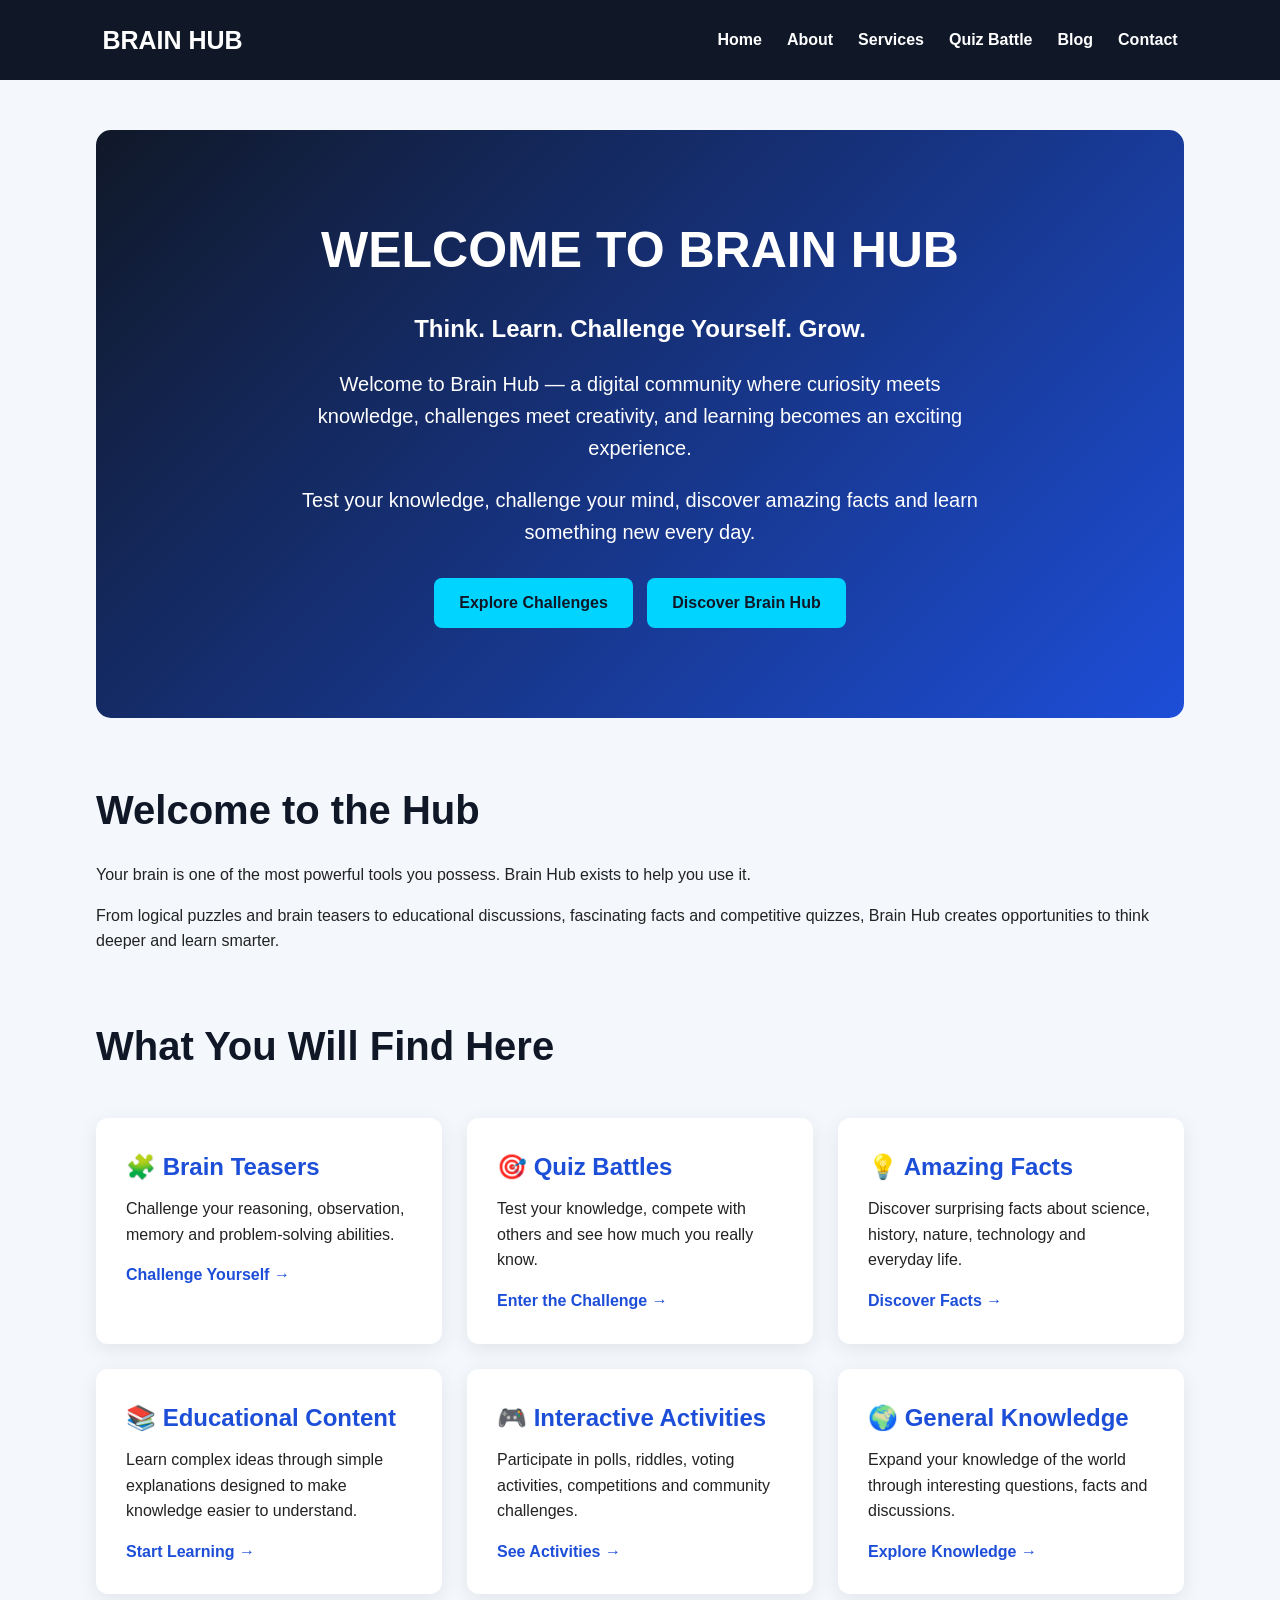
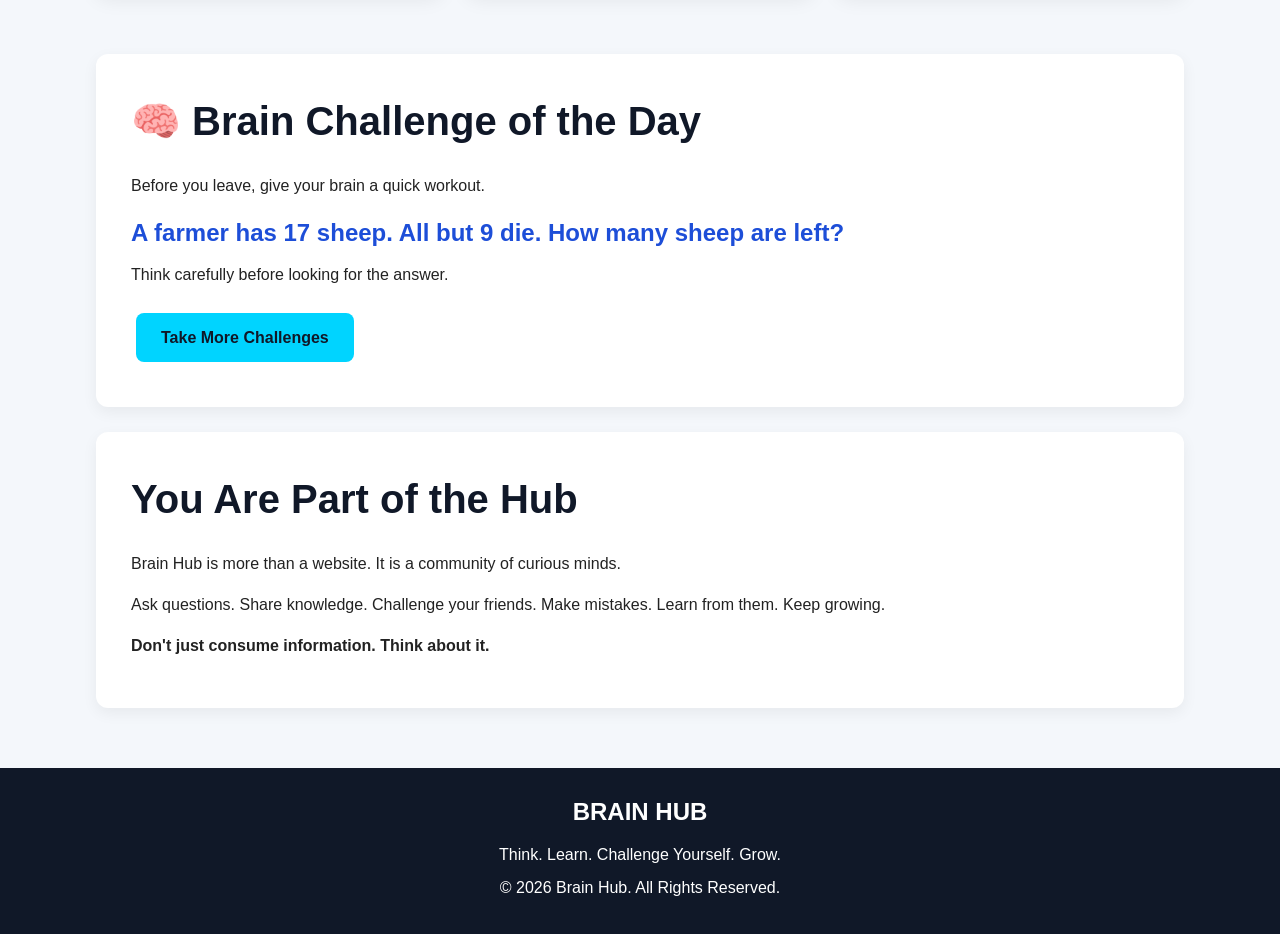
<file: index.html>
<!DOCTYPE html>
<html lang="en">
<head>
    <meta charset="UTF-8">
    <meta name="viewport" content="width=device-width, initial-scale=1.0">
    <title>Brain Hub - Home</title>
    <link rel="stylesheet" href="style.css">
</head>
<body>

<header>
    <div>BRAIN HUB</div>
    <nav>
        <ul>
            <li><a href="index.html">Home</a></li>
            <li><a href="about.html">About</a></li>
            <li><a href="services.html">Services</a></li>
            <li><a href="quiz.html">Quiz Battle</a></li>
            <li><a href="blog.html">Blog</a></li>
            <li><a href="contact.html">Contact</a></li>
        </ul>
    </nav>
</header>

<main>
    <section class="hero">
        <h1>WELCOME TO BRAIN HUB</h1>
        <h2>Think. Learn. Challenge Yourself. Grow.</h2>
        <p>Welcome to Brain Hub — a digital community where curiosity meets knowledge, challenges meet creativity, and learning becomes an exciting experience.</p>
        <p>Test your knowledge, challenge your mind, discover amazing facts and learn something new every day.</p>
        <a href="services.html" class="btn">Explore Challenges</a>
        <a href="about.html" class="btn">Discover Brain Hub</a>
    </section>

    <section>
        <h1>Welcome to the Hub</h1>
        <p>Your brain is one of the most powerful tools you possess. Brain Hub exists to help you use it.</p>
        <p>From logical puzzles and brain teasers to educational discussions, fascinating facts and competitive quizzes, Brain Hub creates opportunities to think deeper and learn smarter.</p>
    </section>

    <section>
        <h1>What You Will Find Here</h1>
        <div class="cards">
            <div class="card"><h2>🧩 Brain Teasers</h2><p>Challenge your reasoning, observation, memory and problem-solving abilities.</p><a href="services.html">Challenge Yourself →</a></div>
            <div class="card"><h2>🎯 Quiz Battles</h2><p>Test your knowledge, compete with others and see how much you really know.</p><a href="services.html">Enter the Challenge →</a></div>
            <div class="card"><h2>💡 Amazing Facts</h2><p>Discover surprising facts about science, history, nature, technology and everyday life.</p><a href="blog.html">Discover Facts →</a></div>
            <div class="card"><h2>📚 Educational Content</h2><p>Learn complex ideas through simple explanations designed to make knowledge easier to understand.</p><a href="blog.html">Start Learning →</a></div>
            <div class="card"><h2>🎮 Interactive Activities</h2><p>Participate in polls, riddles, voting activities, competitions and community challenges.</p><a href="services.html">See Activities →</a></div>
            <div class="card"><h2>🌍 General Knowledge</h2><p>Expand your knowledge of the world through interesting questions, facts and discussions.</p><a href="blog.html">Explore Knowledge →</a></div>
        </div>
    </section>

    <section class="about-section">
        <h1>🧠 Brain Challenge of the Day</h1>
        <p>Before you leave, give your brain a quick workout.</p>
        <h2>A farmer has 17 sheep. All but 9 die. How many sheep are left?</h2>
        <p>Think carefully before looking for the answer.</p>
        <a href="services.html" class="btn">Take More Challenges</a>
    </section>

    <section class="about-section">
        <h1>You Are Part of the Hub</h1>
        <p>Brain Hub is more than a website. It is a community of curious minds.</p>
        <p>Ask questions. Share knowledge. Challenge your friends. Make mistakes. Learn from them. Keep growing.</p>
        <p><strong>Don't just consume information. Think about it.</strong></p>
    </section>
</main>

<footer>
    <h2>BRAIN HUB</h2>
    <p>Think. Learn. Challenge Yourself. Grow.</p>
    <p>&copy; 2026 Brain Hub. All Rights Reserved.</p>
</footer>

</body>
</html>
</file>
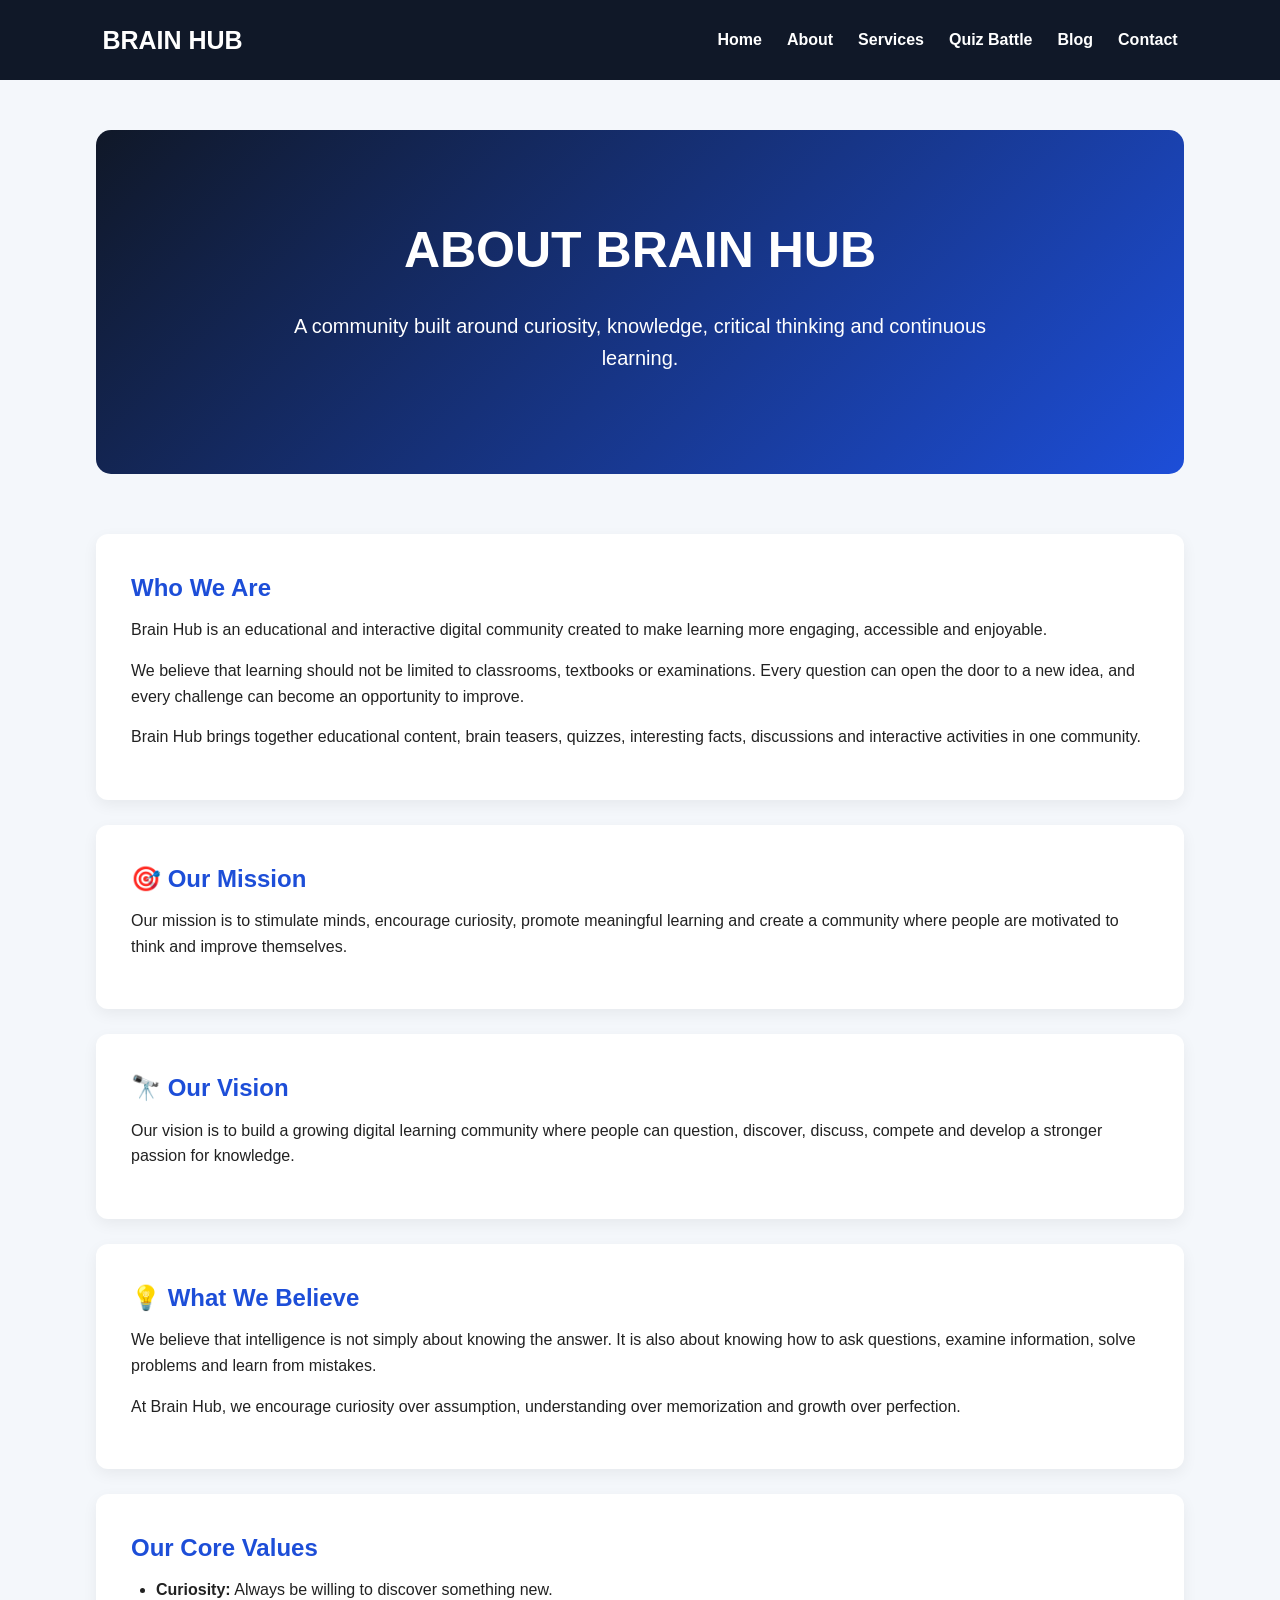
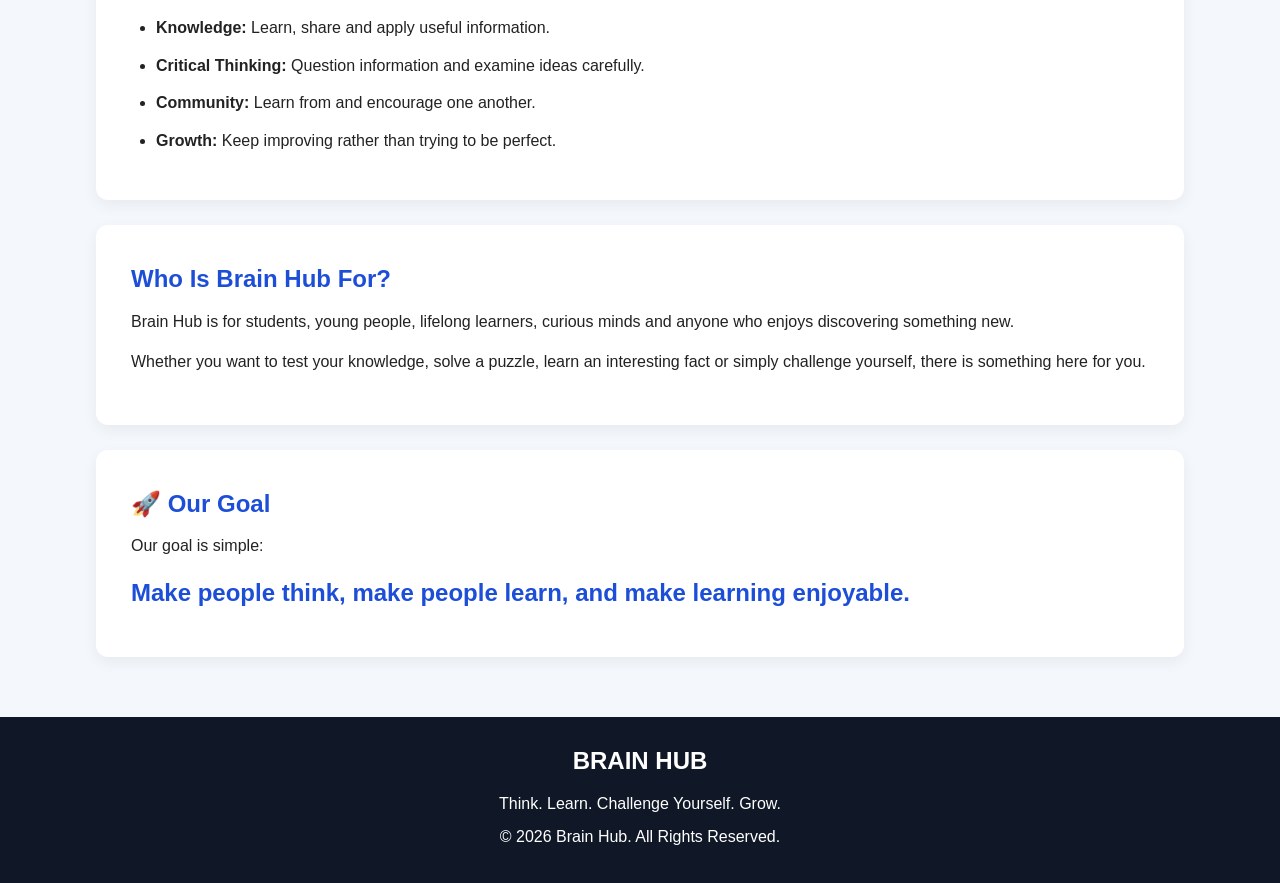
<file: about.html>
<!DOCTYPE html>
<html lang="en">
<head>
    <meta charset="UTF-8">
    <meta name="viewport" content="width=device-width, initial-scale=1.0">
    <title>About - Brain Hub</title>
    <link rel="stylesheet" href="style.css">
</head>
<body>

<header>
    <div>BRAIN HUB</div>
    <nav>
        <ul>
            <li><a href="index.html">Home</a></li>
            <li><a href="about.html">About</a></li>
            <li><a href="services.html">Services</a></li>
            <li><a href="quiz.html">Quiz Battle</a></li>
            <li><a href="blog.html">Blog</a></li>
            <li><a href="contact.html">Contact</a></li>
        </ul>
    </nav>
</header>

<main>
    <section class="hero">
        <h1>ABOUT BRAIN HUB</h1>
        <p>A community built around curiosity, knowledge, critical thinking and continuous learning.</p>
    </section>

    <section class="about-section">
        <h2>Who We Are</h2>
        <p>Brain Hub is an educational and interactive digital community created to make learning more engaging, accessible and enjoyable.</p>
        <p>We believe that learning should not be limited to classrooms, textbooks or examinations. Every question can open the door to a new idea, and every challenge can become an opportunity to improve.</p>
        <p>Brain Hub brings together educational content, brain teasers, quizzes, interesting facts, discussions and interactive activities in one community.</p>
    </section>

    <section class="about-section">
        <h2>🎯 Our Mission</h2>
        <p>Our mission is to stimulate minds, encourage curiosity, promote meaningful learning and create a community where people are motivated to think and improve themselves.</p>
    </section>

    <section class="about-section">
        <h2>🔭 Our Vision</h2>
        <p>Our vision is to build a growing digital learning community where people can question, discover, discuss, compete and develop a stronger passion for knowledge.</p>
    </section>

    <section class="about-section">
        <h2>💡 What We Believe</h2>
        <p>We believe that intelligence is not simply about knowing the answer. It is also about knowing how to ask questions, examine information, solve problems and learn from mistakes.</p>
        <p>At Brain Hub, we encourage curiosity over assumption, understanding over memorization and growth over perfection.</p>
    </section>

    <section class="about-section">
        <h2>Our Core Values</h2>
        <ul>
            <li><strong>Curiosity:</strong> Always be willing to discover something new.</li>
            <li><strong>Knowledge:</strong> Learn, share and apply useful information.</li>
            <li><strong>Critical Thinking:</strong> Question information and examine ideas carefully.</li>
            <li><strong>Community:</strong> Learn from and encourage one another.</li>
            <li><strong>Growth:</strong> Keep improving rather than trying to be perfect.</li>
        </ul>
    </section>

    <section class="about-section">
        <h2>Who Is Brain Hub For?</h2>
        <p>Brain Hub is for students, young people, lifelong learners, curious minds and anyone who enjoys discovering something new.</p>
        <p>Whether you want to test your knowledge, solve a puzzle, learn an interesting fact or simply challenge yourself, there is something here for you.</p>
    </section>

    <section class="about-section">
        <h2>🚀 Our Goal</h2>
        <p>Our goal is simple:</p>
        <h2>Make people think, make people learn, and make learning enjoyable.</h2>
    </section>
</main>

<footer>
    <h2>BRAIN HUB</h2>
    <p>Think. Learn. Challenge Yourself. Grow.</p>
    <p>&copy; 2026 Brain Hub. All Rights Reserved.</p>
</footer>

</body>
</html>
</file>
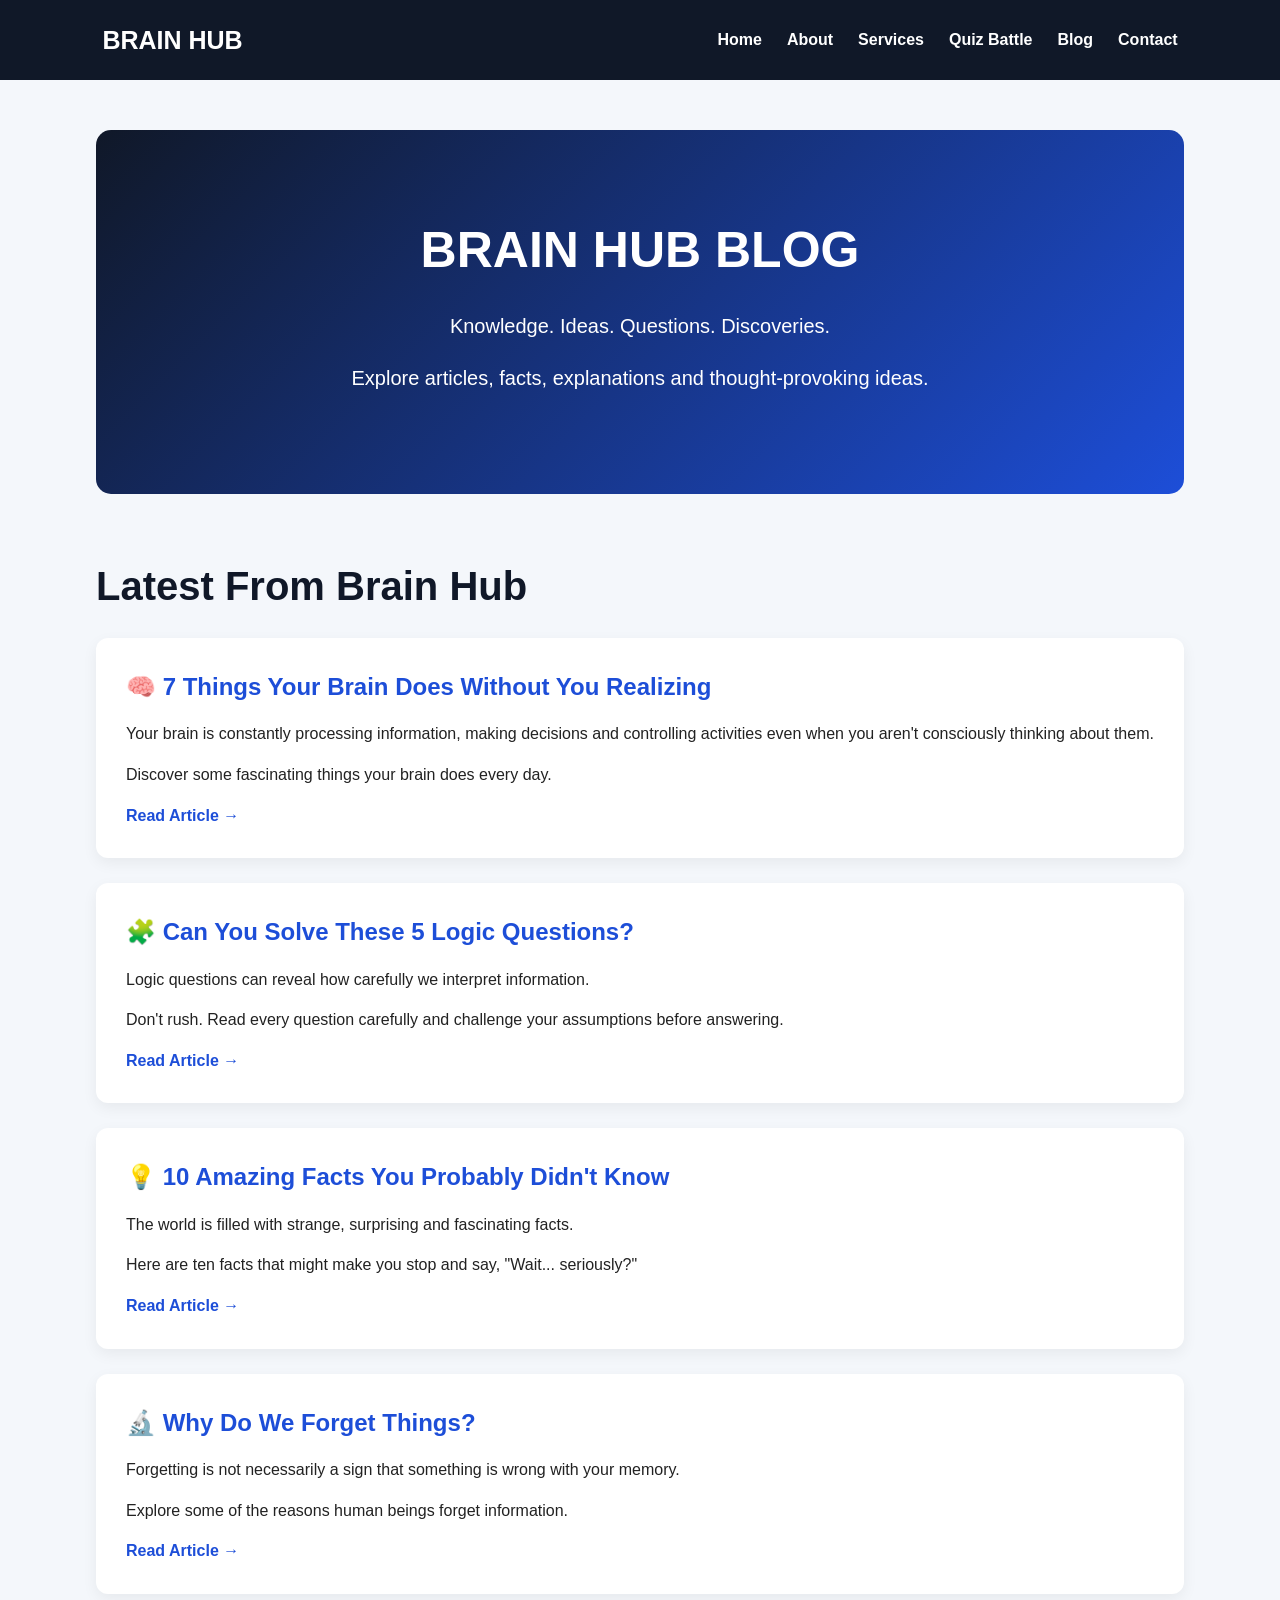
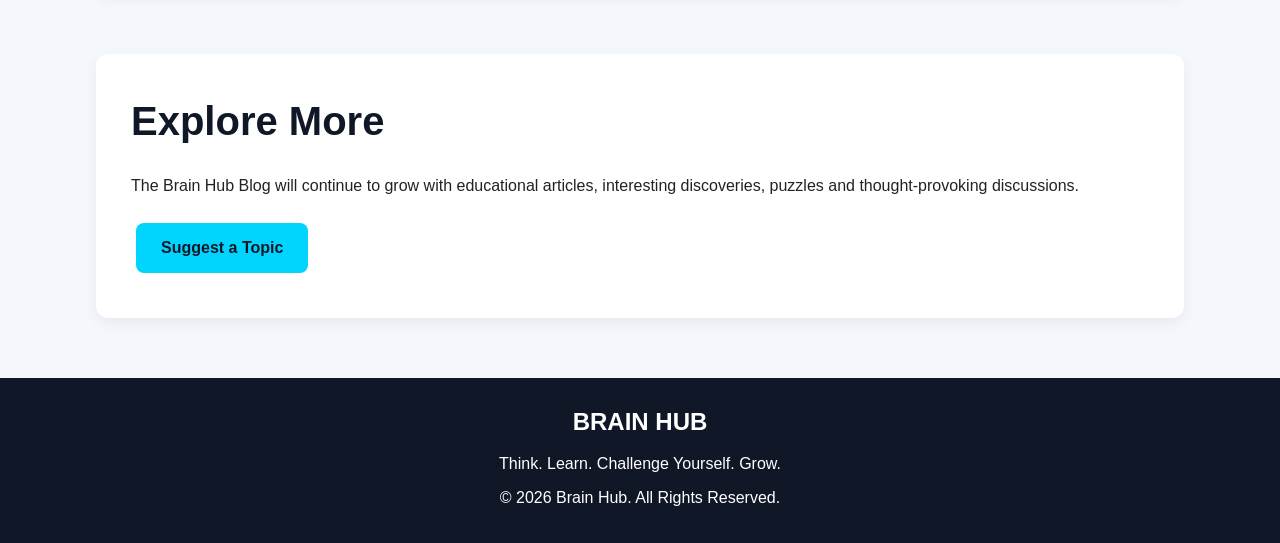
<file: blog.html>
<!DOCTYPE html>
<html lang="en">
<head>
    <meta charset="UTF-8">
    <meta name="viewport" content="width=device-width, initial-scale=1.0">
    <title>Blog - Brain Hub</title>
    <link rel="stylesheet" href="style.css">
</head>
<body>

<header>
    <div>BRAIN HUB</div>
    <nav>
        <ul>
            <li><a href="index.html">Home</a></li>
            <li><a href="about.html">About</a></li>
            <li><a href="services.html">Services</a></li>
            <li><a href="quiz.html">Quiz Battle</a></li>
            <li><a href="blog.html">Blog</a></li>
            <li><a href="contact.html">Contact</a></li>
        </ul>
    </nav>
</header>

<main>
    <section class="hero">
        <h1>BRAIN HUB BLOG</h1>
        <p>Knowledge. Ideas. Questions. Discoveries.</p>
        <p>Explore articles, facts, explanations and thought-provoking ideas.</p>
    </section>

    <section>
        <h1>Latest From Brain Hub</h1>

        <article>
            <h2>🧠 7 Things Your Brain Does Without You Realizing</h2>
            <p>Your brain is constantly processing information, making decisions and controlling activities even when you aren't consciously thinking about them.</p>
            <p>Discover some fascinating things your brain does every day.</p>
            <a href="#">Read Article →</a>
        </article>

        <article>
            <h2>🧩 Can You Solve These 5 Logic Questions?</h2>
            <p>Logic questions can reveal how carefully we interpret information.</p>
            <p>Don't rush. Read every question carefully and challenge your assumptions before answering.</p>
            <a href="#">Read Article →</a>
        </article>

        <article>
            <h2>💡 10 Amazing Facts You Probably Didn't Know</h2>
            <p>The world is filled with strange, surprising and fascinating facts.</p>
            <p>Here are ten facts that might make you stop and say, "Wait... seriously?"</p>
            <a href="#">Read Article →</a>
        </article>

        <article>
            <h2>🔬 Why Do We Forget Things?</h2>
            <p>Forgetting is not necessarily a sign that something is wrong with your memory.</p>
            <p>Explore some of the reasons human beings forget information.</p>
            <a href="#">Read Article →</a>
        </article>
    </section>

    <section class="about-section">
        <h1>Explore More</h1>
        <p>The Brain Hub Blog will continue to grow with educational articles, interesting discoveries, puzzles and thought-provoking discussions.</p>
        <a href="contact.html" class="btn">Suggest a Topic</a>
    </section>
</main>

<footer>
    <h2>BRAIN HUB</h2>
    <p>Think. Learn. Challenge Yourself. Grow.</p>
    <p>&copy; 2026 Brain Hub. All Rights Reserved.</p>
</footer>

</body>
</html>
</file>
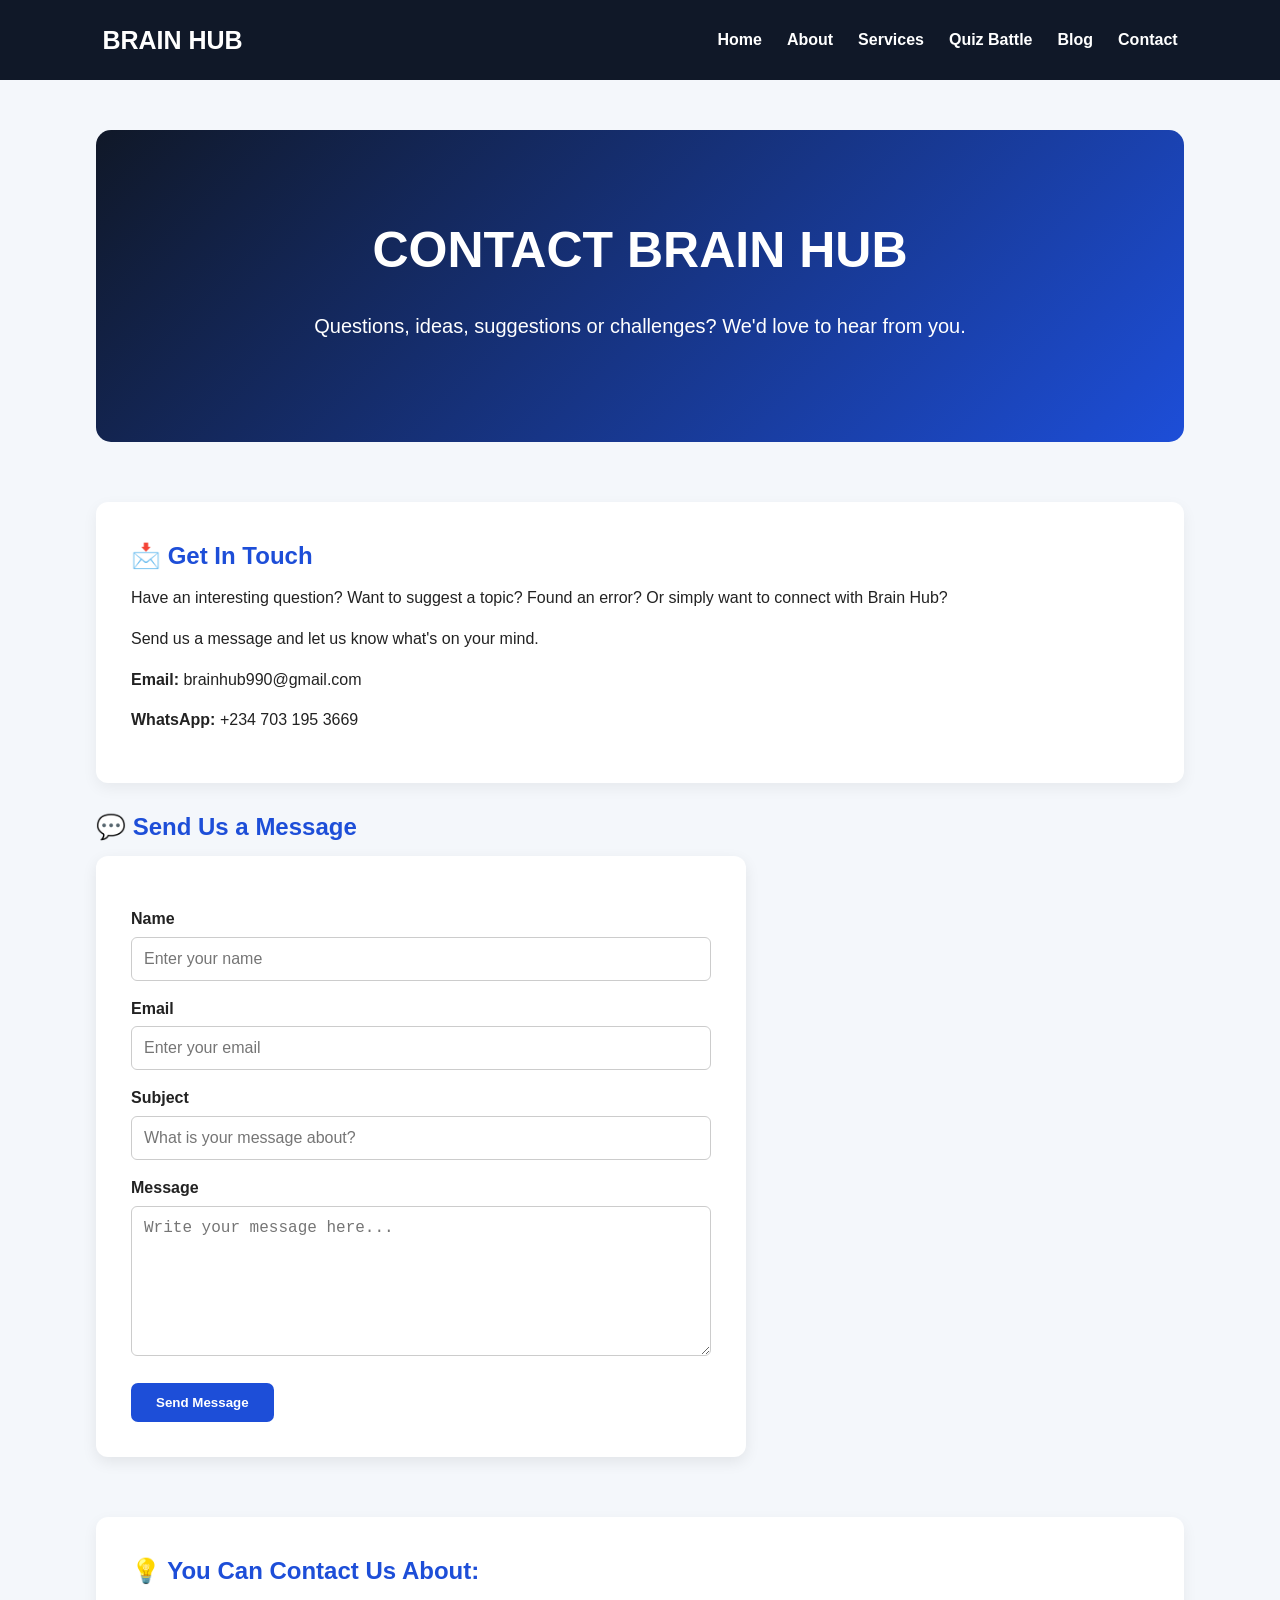
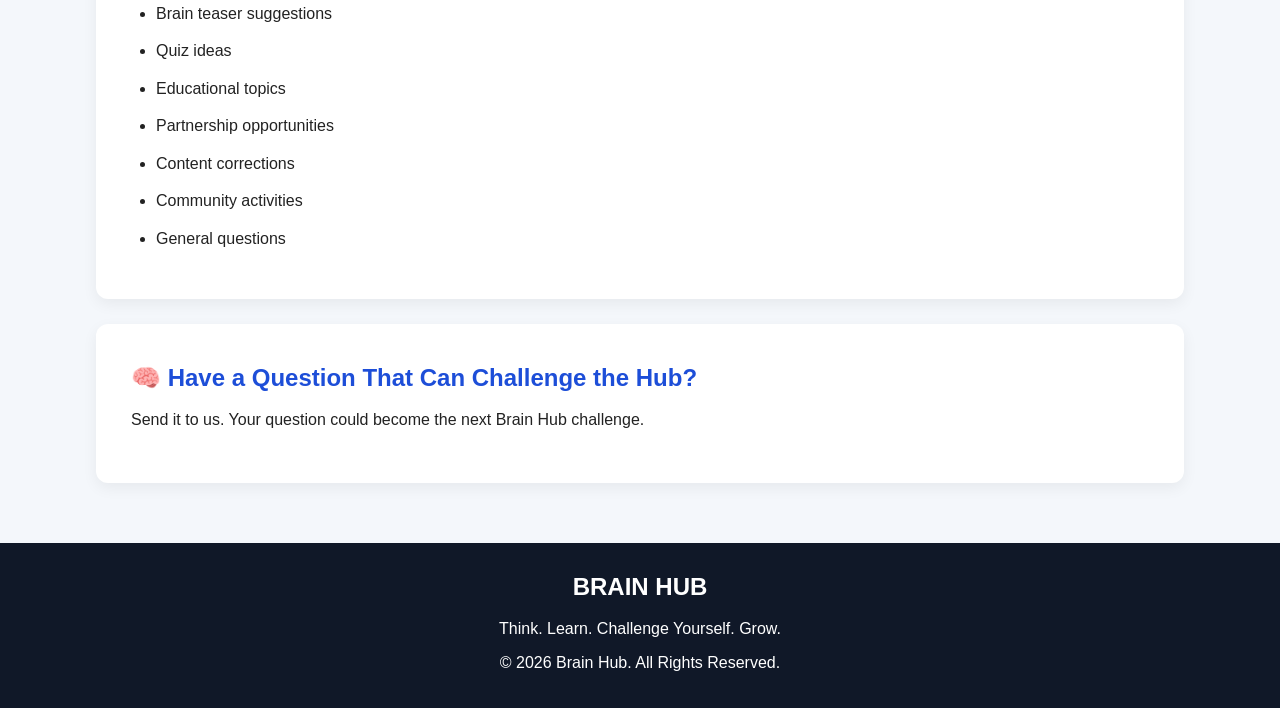
<file: contact.html>
<!DOCTYPE html>
<html lang="en">
<head>
    <meta charset="UTF-8">
    <meta name="viewport" content="width=device-width, initial-scale=1.0">
    <title>Contact - Brain Hub</title>
    <link rel="stylesheet" href="style.css">
</head>
<body>

<header>
    <div>BRAIN HUB</div>
    <nav>
        <ul>
            <li><a href="index.html">Home</a></li>
            <li><a href="about.html">About</a></li>
            <li><a href="services.html">Services</a></li>
            <li><a href="quiz.html">Quiz Battle</a></li>
            <li><a href="blog.html">Blog</a></li>
            <li><a href="contact.html">Contact</a></li>
        </ul>
    </nav>
</header>

<main>
    <section class="hero">
        <h1>CONTACT BRAIN HUB</h1>
        <p>Questions, ideas, suggestions or challenges? We'd love to hear from you.</p>
    </section>

    <section class="about-section">
        <h2>📩 Get In Touch</h2>
        <p>Have an interesting question? Want to suggest a topic? Found an error? Or simply want to connect with Brain Hub?</p>
        <p>Send us a message and let us know what's on your mind.</p>
        <p><strong>Email:</strong> brainhub990@gmail.com</p>
        <p><strong>WhatsApp:</strong> +234 703 195 3669</p>
    </section>

    <section>
        <h2>💬 Send Us a Message</h2>
        <form>
            <label for="name">Name</label>
            <input type="text" id="name" placeholder="Enter your name">

            <label for="email">Email</label>
            <input type="email" id="email" placeholder="Enter your email">

            <label for="subject">Subject</label>
            <input type="text" id="subject" placeholder="What is your message about?">

            <label for="message">Message</label>
            <textarea id="message" placeholder="Write your message here..."></textarea>

            <button type="submit">Send Message</button>
        </form>
    </section>

    <section class="about-section">
        <h2>💡 You Can Contact Us About:</h2>
        <ul>
            <li>Brain teaser suggestions</li>
            <li>Quiz ideas</li>
            <li>Educational topics</li>
            <li>Partnership opportunities</li>
            <li>Content corrections</li>
            <li>Community activities</li>
            <li>General questions</li>
        </ul>
    </section>

    <section class="about-section">
        <h2>🧠 Have a Question That Can Challenge the Hub?</h2>
        <p>Send it to us. Your question could become the next Brain Hub challenge.</p>
    </section>
</main>

<footer>
    <h2>BRAIN HUB</h2>
    <p>Think. Learn. Challenge Yourself. Grow.</p>
    <p>&copy; 2026 Brain Hub. All Rights Reserved.</p>
</footer>

</body>
</html>
</file>
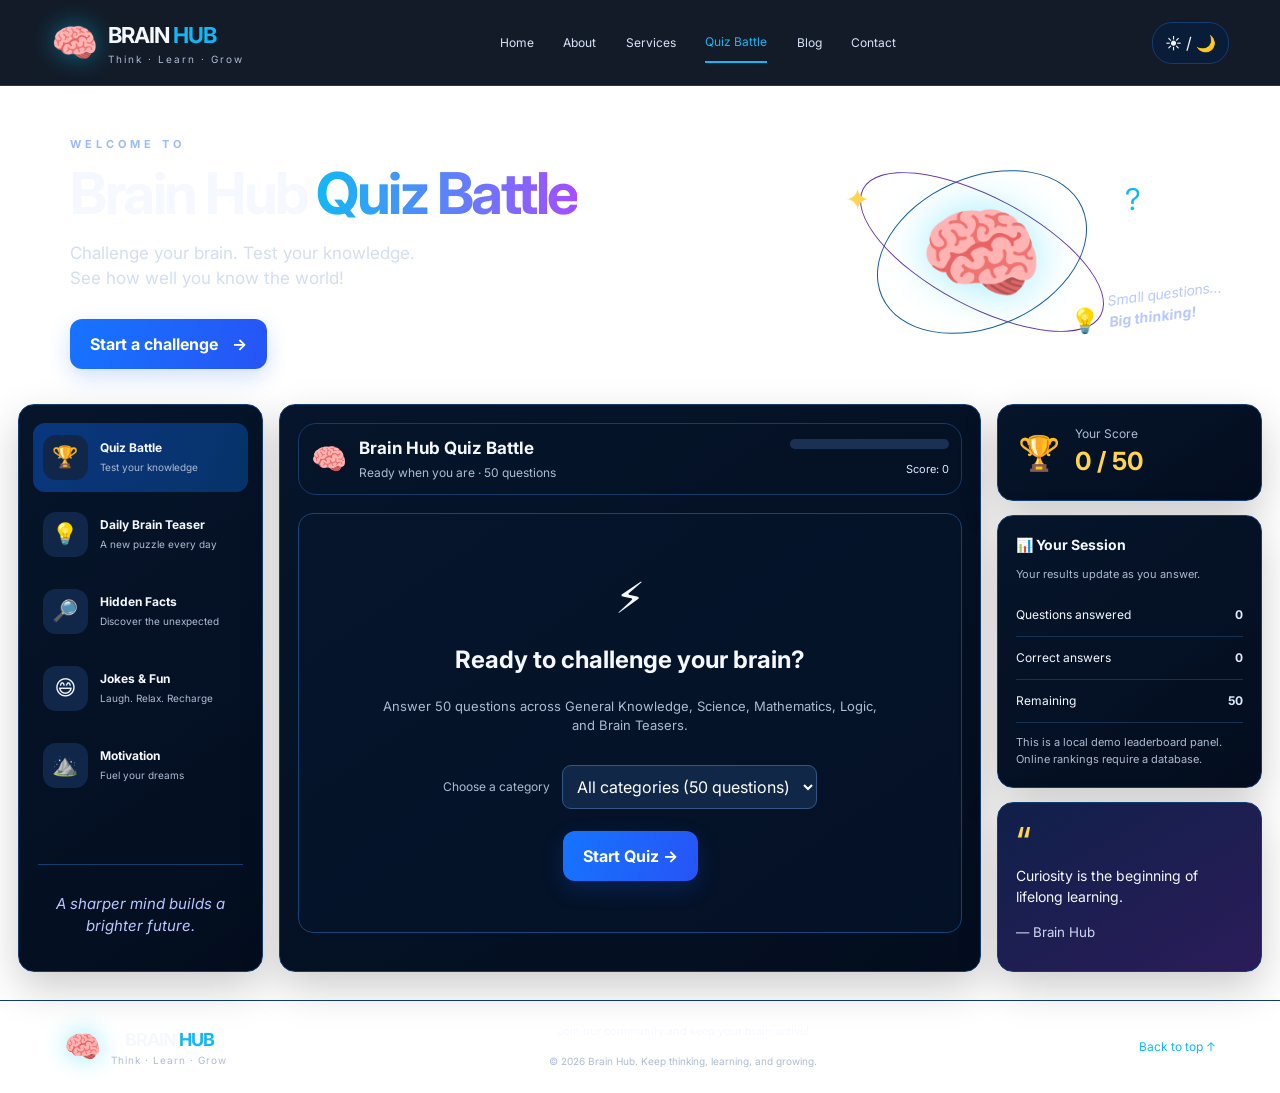
<file: quiz.html>
<!DOCTYPE html>
<html lang="en">
<head>
  <meta charset="UTF-8">
  <meta name="viewport" content="width=device-width, initial-scale=1.0">
  <meta name="description" content="Brain Hub — think, learn, and grow through quizzes, brain teasers, hidden facts, and motivation.">
  <title>Brain Hub | Quiz Battle</title>
  <link rel="stylesheet" href="quiz.css">
  <script src="script.js" defer></script>
</head>
<body>
  <header class="topbar">
    <a class="brand" href="#" aria-label="Brain Hub home">
      <span class="brand-icon">🧠</span>
      <span><strong>BRAIN <b>HUB</b></strong><small>Think · Learn · Grow</small></span>
    </a>
    <nav aria-label="Main navigation">
      <a href="index.html">Home</a>
      <a href="about.html">About</a>
      <a href="services.html">Services</a>
      <a href="quiz.html" class="active">Quiz Battle</a>
      <a href="blog.html">Blog</a>
      <a href="contact.html">Contact</a>
    </nav>
    <button id="theme-toggle" class="theme-toggle" type="button" aria-label="Switch theme">☀️ / 🌙</button>
  </header>

  <main id="home">
    <section class="hero">
      <div class="hero-copy">
        <p class="eyebrow">WELCOME TO</p>
        <h1>Brain Hub <span>Quiz Battle</span></h1>
        <p>Challenge your brain. Test your knowledge.<br>See how well you know the world!</p>
        <a class="primary-btn hero-btn" href="#brain-battle">Start a challenge <span>→</span></a>
      </div>
      <div class="brain-art" aria-hidden="true">
        <div class="orbit orbit-one"></div><div class="orbit orbit-two"></div>
        <span class="big-brain">🧠</span><span class="spark spark-one">✦</span>
        <span class="spark spark-two">?</span><span class="spark spark-three">💡</span>
        <p>Small questions...<br><b>Big thinking!</b></p>
      </div>
    </section>

    <section class="dashboard" id="brain-battle">
      <aside class="sidebar panel" id="features">
        <div class="side-item selected"><span>🏆</span><div><strong>Quiz Battle</strong><small>Test your knowledge</small></div></div>
        <a class="side-item" href="#brain-battle"><span>💡</span><div><strong>Daily Brain Teaser</strong><small>A new puzzle every day</small></div></a>
        <button class="side-item side-button" id="fact-btn" type="button"><span>🔎</span><div><strong>Hidden Facts</strong><small>Discover the unexpected</small></div></button>
        <a class="side-item" href="#motivation"><span>😄</span><div><strong>Jokes & Fun</strong><small>Laugh. Relax. Recharge</small></div></a>
        <a class="side-item" href="#motivation"><span>⛰️</span><div><strong>Motivation</strong><small>Fuel your dreams</small></div></a>
        <p class="sidebar-note">A sharper mind builds a brighter future.</p>
      </aside>

      <section class="quiz-panel panel">
        <div class="quiz-heading">
          <div class="mini-brain">🧠</div>
          <div class="heading-text"><h2>Brain Hub Quiz Battle</h2><p id="quiz-progress">Ready when you are · 50 questions</p></div>
          <div class="progress-wrap"><div class="progress-track"><div id="progress-bar"></div></div><small id="score-live">Score: 0</small></div>
        </div>

        <div id="welcome-screen" class="welcome-card">
          <div class="welcome-icon">⚡</div>
          <h3>Ready to challenge your brain?</h3>
          <p>Answer 50 questions across General Knowledge, Science, Mathematics, Logic, and Brain Teasers.</p>
          <div class="setup-row">
            <label for="category-select">Choose a category</label>
            <select id="category-select">
              <option value="All">All categories (50 questions)</option>
              <option value="General Knowledge">General Knowledge</option>
              <option value="Science">Science</option>
              <option value="Mathematics">Mathematics</option>
              <option value="Logic">Logic</option>
              <option value="Brain Teasers">Brain Teasers</option>
            </select>
          </div>
          <button class="primary-btn" id="start-btn" type="button">Start Quiz <span>→</span></button>
        </div>

        <div id="question-screen" class="question-card" hidden>
          <div class="question-top"><span class="question-number" id="question-number">1</span><div><p class="eyebrow" id="category-label">GENERAL KNOWLEDGE</p><h3 id="question-text">Question goes here</h3></div></div>
          <div id="options" class="options"></div>
          <div id="answer-feedback" class="feedback" aria-live="polite"></div>
          <div class="question-actions"><span id="answer-count">Choose one answer</span><button class="primary-btn" id="next-btn" type="button" disabled>Next Question →</button></div>
        </div>

        <div id="result-screen" class="result-card" hidden>
          <div class="result-icon">🎉</div><p class="eyebrow">CHALLENGE COMPLETE</p>
          <h3 id="final-score">Your score: 0/50</h3><p id="result-message"></p>
          <div class="result-stats"><div><strong id="correct-count">0</strong><small>Correct</small></div><div><strong id="wrong-count">0</strong><small>Incorrect</small></div><div><strong id="percentage">0%</strong><small>Accuracy</small></div></div>
          <button class="primary-btn" id="play-again-btn" type="button">Play Again ↻</button>
        </div>
      </section>

      <aside class="rightbar">
        <div class="panel score-card"><div class="trophy">🏆</div><div><small>Your Score</small><strong id="score-card">0 / 50</strong></div></div>
        <div class="panel leaderboard"><h3>📊 Your Session</h3><p class="muted">Your results update as you answer.</p><div class="leader-row"><span>Questions answered</span><strong id="answered-stat">0</strong></div><div class="leader-row"><span>Correct answers</span><strong id="correct-stat">0</strong></div><div class="leader-row"><span>Remaining</span><strong id="remaining-stat">50</strong></div><p class="note">This is a local demo leaderboard panel. Online rankings require a database.</p></div>
        <div class="panel quote-card" id="motivation"><span>“</span><p id="quote-text">The more you learn, the more you realize how much you don't know.</p><small>— Brain Hub</small></div>
        <div class="panel fact-card" id="fact-card" hidden><strong>🔎 Hidden fact</strong><p id="fact-text"></p></div>
      </aside>
    </section>
  </main>

  <footer>
    <a class="brand footer-brand" href="index.html"><span class="brand-icon">🧠</span><span><strong>BRAIN <b>HUB</b></strong><small>Think · Learn · Grow</small></span></a>
    <div><p>Join our community and keep your brain active!</p><small>© <span id="year"></span> Brain Hub. Keep thinking, learning, and growing.</small></div>
    <a href="#home" class="back-top">Back to top ↑</a>
  </footer>
</body>
</html>
</file>
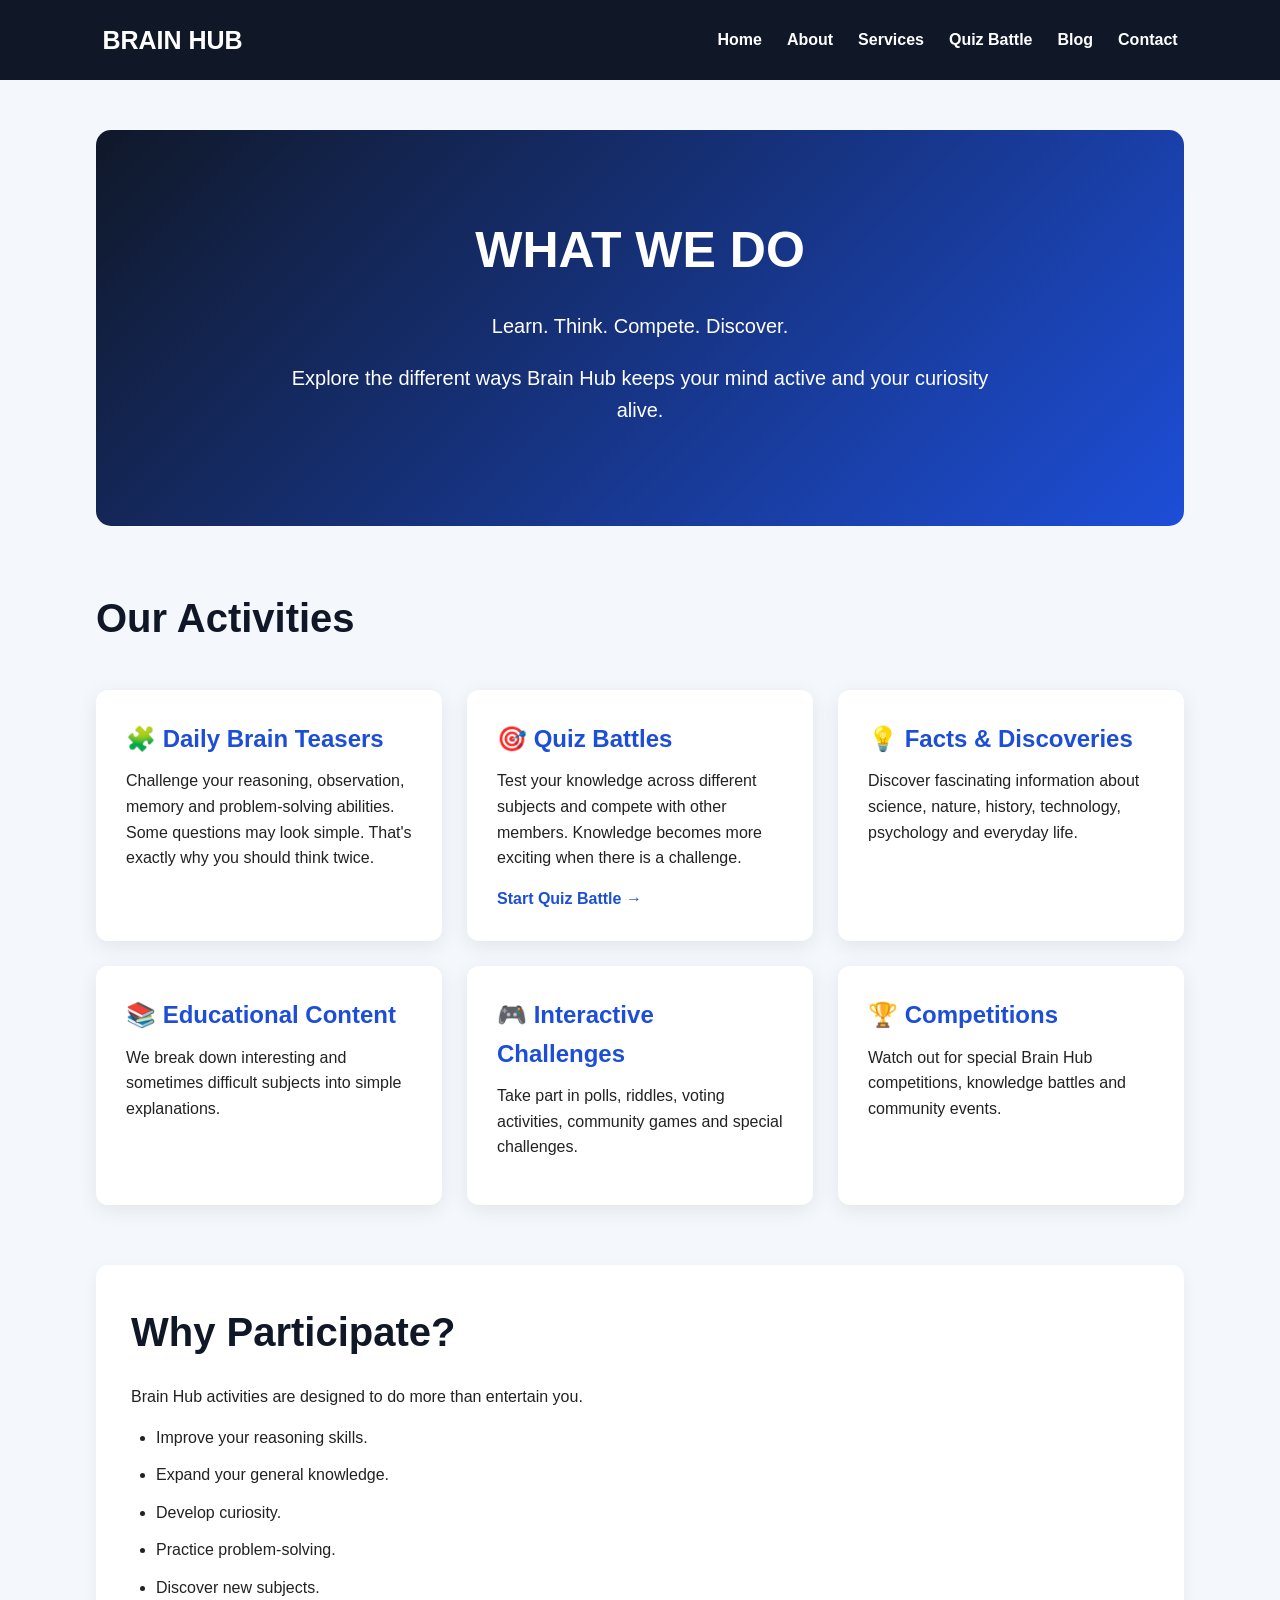
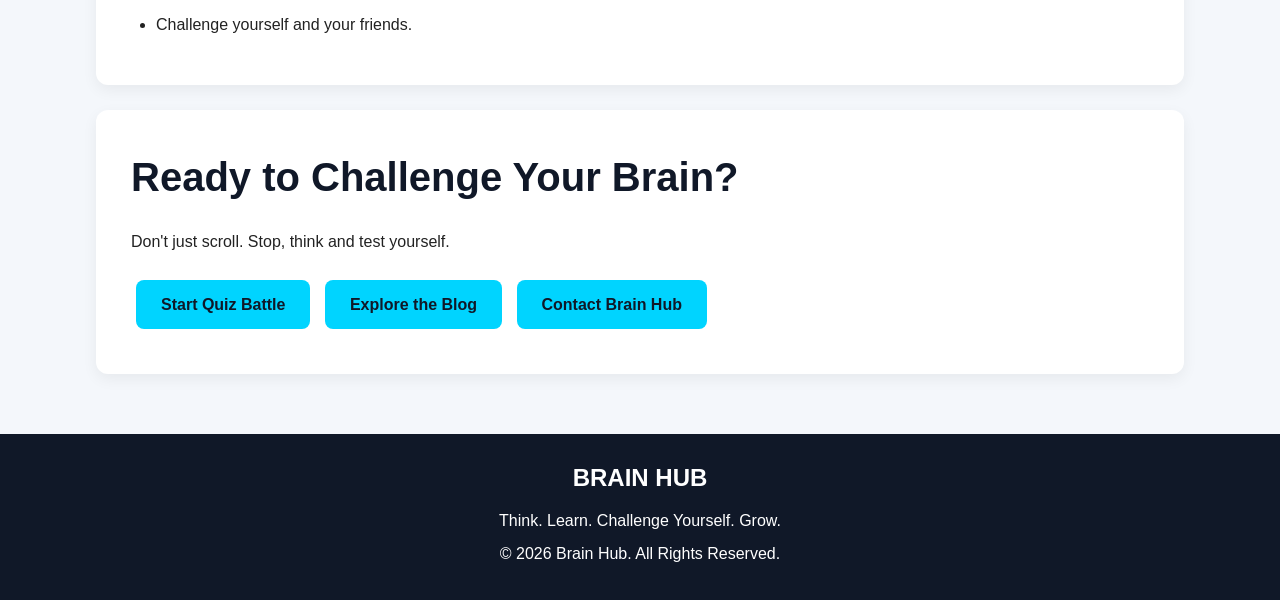
<file: services.html>
<!DOCTYPE html>
<html lang="en">
<head>
    <meta charset="UTF-8">
    <meta name="viewport" content="width=device-width, initial-scale=1.0">
    <title>Services - Brain Hub</title>
    <link rel="stylesheet" href="style.css">
</head>
<body>

<header>
    <div>BRAIN HUB</div>
    <nav>
        <ul>
            <li><a href="index.html">Home</a></li>
            <li><a href="about.html">About</a></li>
            <li><a href="services.html">Services</a></li>
            <li><a href="quiz.html">Quiz Battle</a></li>
            <li><a href="blog.html">Blog</a></li>
            <li><a href="contact.html">Contact</a></li>
        </ul>
    </nav>
</header>

<main>
    <section class="hero">
        <h1>WHAT WE DO</h1>
        <p>Learn. Think. Compete. Discover.</p>
        <p>Explore the different ways Brain Hub keeps your mind active and your curiosity alive.</p>
    </section>

    <section>
        <h1>Our Activities</h1>
        <div class="cards">
            <div class="card"><h2>🧩 Daily Brain Teasers</h2><p>Challenge your reasoning, observation, memory and problem-solving abilities. Some questions may look simple. That's exactly why you should think twice.</p></div>
            <div class="card"><h2>🎯 Quiz Battles</h2><p>Test your knowledge across different subjects and compete with other members. Knowledge becomes more exciting when there is a challenge.</p><a href="quiz.html">Start Quiz Battle →</a></div>
            <div class="card"><h2>💡 Facts & Discoveries</h2><p>Discover fascinating information about science, nature, history, technology, psychology and everyday life.</p></div>
            <div class="card"><h2>📚 Educational Content</h2><p>We break down interesting and sometimes difficult subjects into simple explanations.</p></div>
            <div class="card"><h2>🎮 Interactive Challenges</h2><p>Take part in polls, riddles, voting activities, community games and special challenges.</p></div>
            <div class="card"><h2>🏆 Competitions</h2><p>Watch out for special Brain Hub competitions, knowledge battles and community events.</p></div>
        </div>
    </section>

    <section class="about-section">
        <h1>Why Participate?</h1>
        <p>Brain Hub activities are designed to do more than entertain you.</p>
        <ul>
            <li>Improve your reasoning skills.</li>
            <li>Expand your general knowledge.</li>
            <li>Develop curiosity.</li>
            <li>Practice problem-solving.</li>
            <li>Discover new subjects.</li>
            <li>Challenge yourself and your friends.</li>
        </ul>
    </section>

    <section class="about-section">
        <h1>Ready to Challenge Your Brain?</h1>
        <p>Don't just scroll. Stop, think and test yourself.</p>
        <a href="quiz.html" class="btn">Start Quiz Battle</a>
        <a href="blog.html" class="btn">Explore the Blog</a>
        <a href="contact.html" class="btn">Contact Brain Hub</a>
    </section>
</main>

<footer>
    <h2>BRAIN HUB</h2>
    <p>Think. Learn. Challenge Yourself. Grow.</p>
    <p>&copy; 2026 Brain Hub. All Rights Reserved.</p>
</footer>

</body>
</html>
</file>
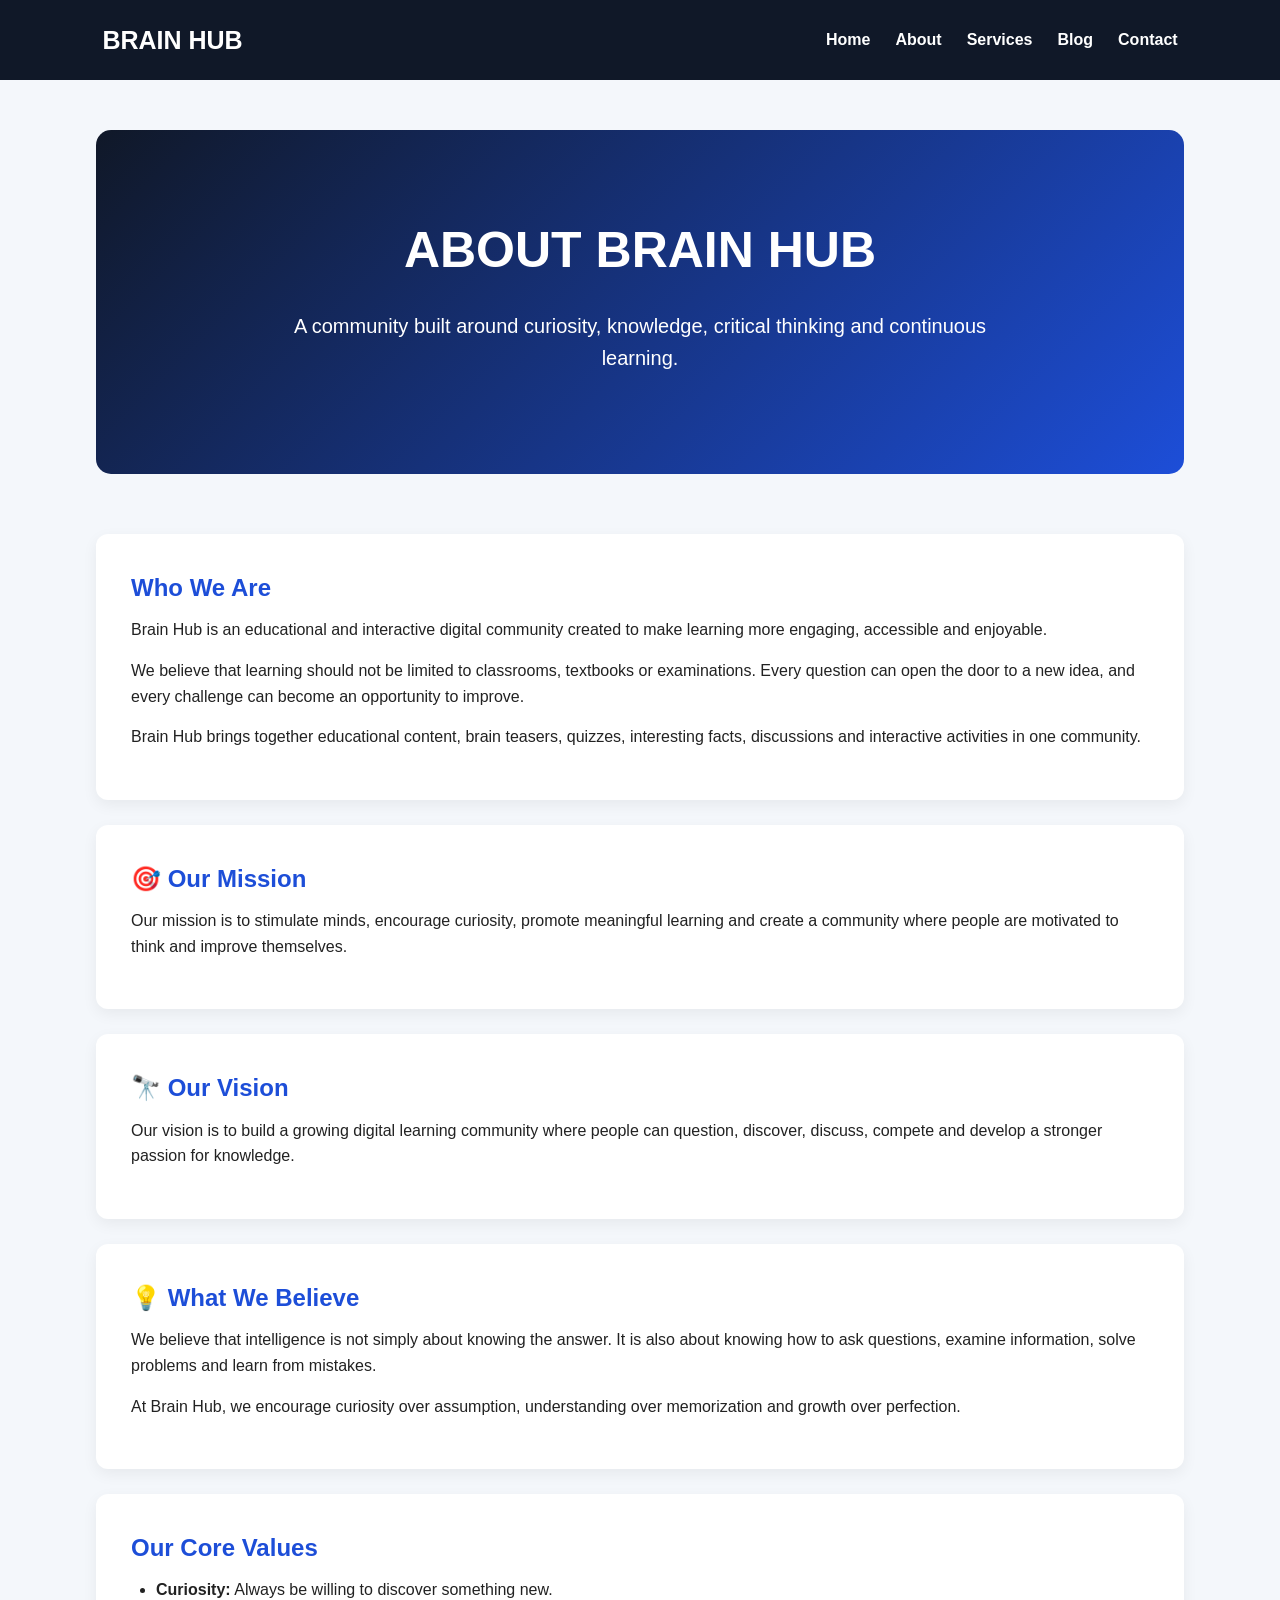
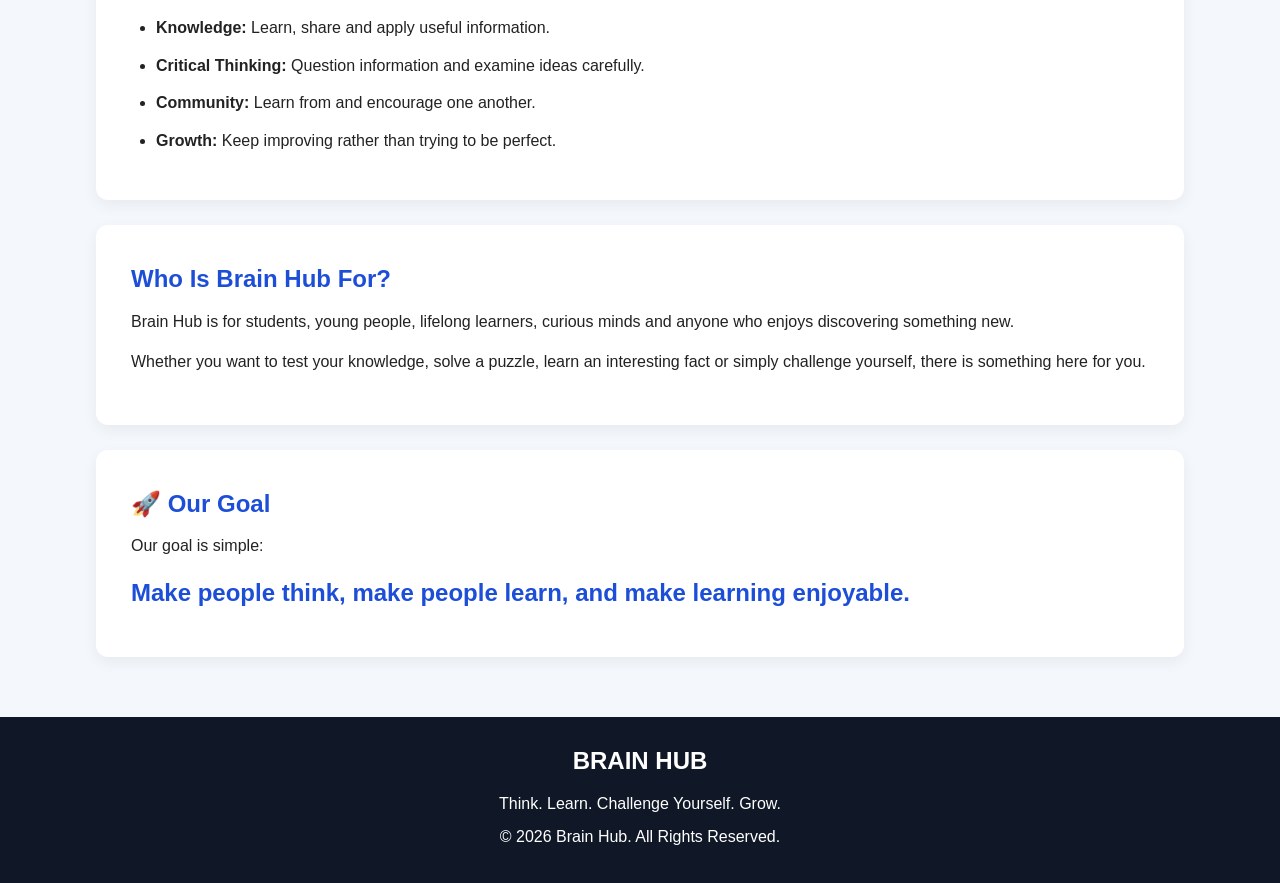
<file: BRAIN HUB UPDATED/about.html>
<!DOCTYPE html>
<html lang="en">
<head>
    <meta charset="UTF-8">
    <meta name="viewport" content="width=device-width, initial-scale=1.0">
    <title>About - Brain Hub</title>
    <link rel="stylesheet" href="style.css">
</head>
<body>

<header>
    <div>BRAIN HUB</div>
    <nav>
        <ul>
            <li><a href="index.html">Home</a></li>
            <li><a href="about.html">About</a></li>
            <li><a href="services.html">Services</a></li>
            <li><a href="blog.html">Blog</a></li>
            <li><a href="contact.html">Contact</a></li>
        </ul>
    </nav>
</header>

<main>
    <section class="hero">
        <h1>ABOUT BRAIN HUB</h1>
        <p>A community built around curiosity, knowledge, critical thinking and continuous learning.</p>
    </section>

    <section class="about-section">
        <h2>Who We Are</h2>
        <p>Brain Hub is an educational and interactive digital community created to make learning more engaging, accessible and enjoyable.</p>
        <p>We believe that learning should not be limited to classrooms, textbooks or examinations. Every question can open the door to a new idea, and every challenge can become an opportunity to improve.</p>
        <p>Brain Hub brings together educational content, brain teasers, quizzes, interesting facts, discussions and interactive activities in one community.</p>
    </section>

    <section class="about-section">
        <h2>🎯 Our Mission</h2>
        <p>Our mission is to stimulate minds, encourage curiosity, promote meaningful learning and create a community where people are motivated to think and improve themselves.</p>
    </section>

    <section class="about-section">
        <h2>🔭 Our Vision</h2>
        <p>Our vision is to build a growing digital learning community where people can question, discover, discuss, compete and develop a stronger passion for knowledge.</p>
    </section>

    <section class="about-section">
        <h2>💡 What We Believe</h2>
        <p>We believe that intelligence is not simply about knowing the answer. It is also about knowing how to ask questions, examine information, solve problems and learn from mistakes.</p>
        <p>At Brain Hub, we encourage curiosity over assumption, understanding over memorization and growth over perfection.</p>
    </section>

    <section class="about-section">
        <h2>Our Core Values</h2>
        <ul>
            <li><strong>Curiosity:</strong> Always be willing to discover something new.</li>
            <li><strong>Knowledge:</strong> Learn, share and apply useful information.</li>
            <li><strong>Critical Thinking:</strong> Question information and examine ideas carefully.</li>
            <li><strong>Community:</strong> Learn from and encourage one another.</li>
            <li><strong>Growth:</strong> Keep improving rather than trying to be perfect.</li>
        </ul>
    </section>

    <section class="about-section">
        <h2>Who Is Brain Hub For?</h2>
        <p>Brain Hub is for students, young people, lifelong learners, curious minds and anyone who enjoys discovering something new.</p>
        <p>Whether you want to test your knowledge, solve a puzzle, learn an interesting fact or simply challenge yourself, there is something here for you.</p>
    </section>

    <section class="about-section">
        <h2>🚀 Our Goal</h2>
        <p>Our goal is simple:</p>
        <h2>Make people think, make people learn, and make learning enjoyable.</h2>
    </section>
</main>

<footer>
    <h2>BRAIN HUB</h2>
    <p>Think. Learn. Challenge Yourself. Grow.</p>
    <p>&copy; 2026 Brain Hub. All Rights Reserved.</p>
</footer>

</body>
</html>
</file>
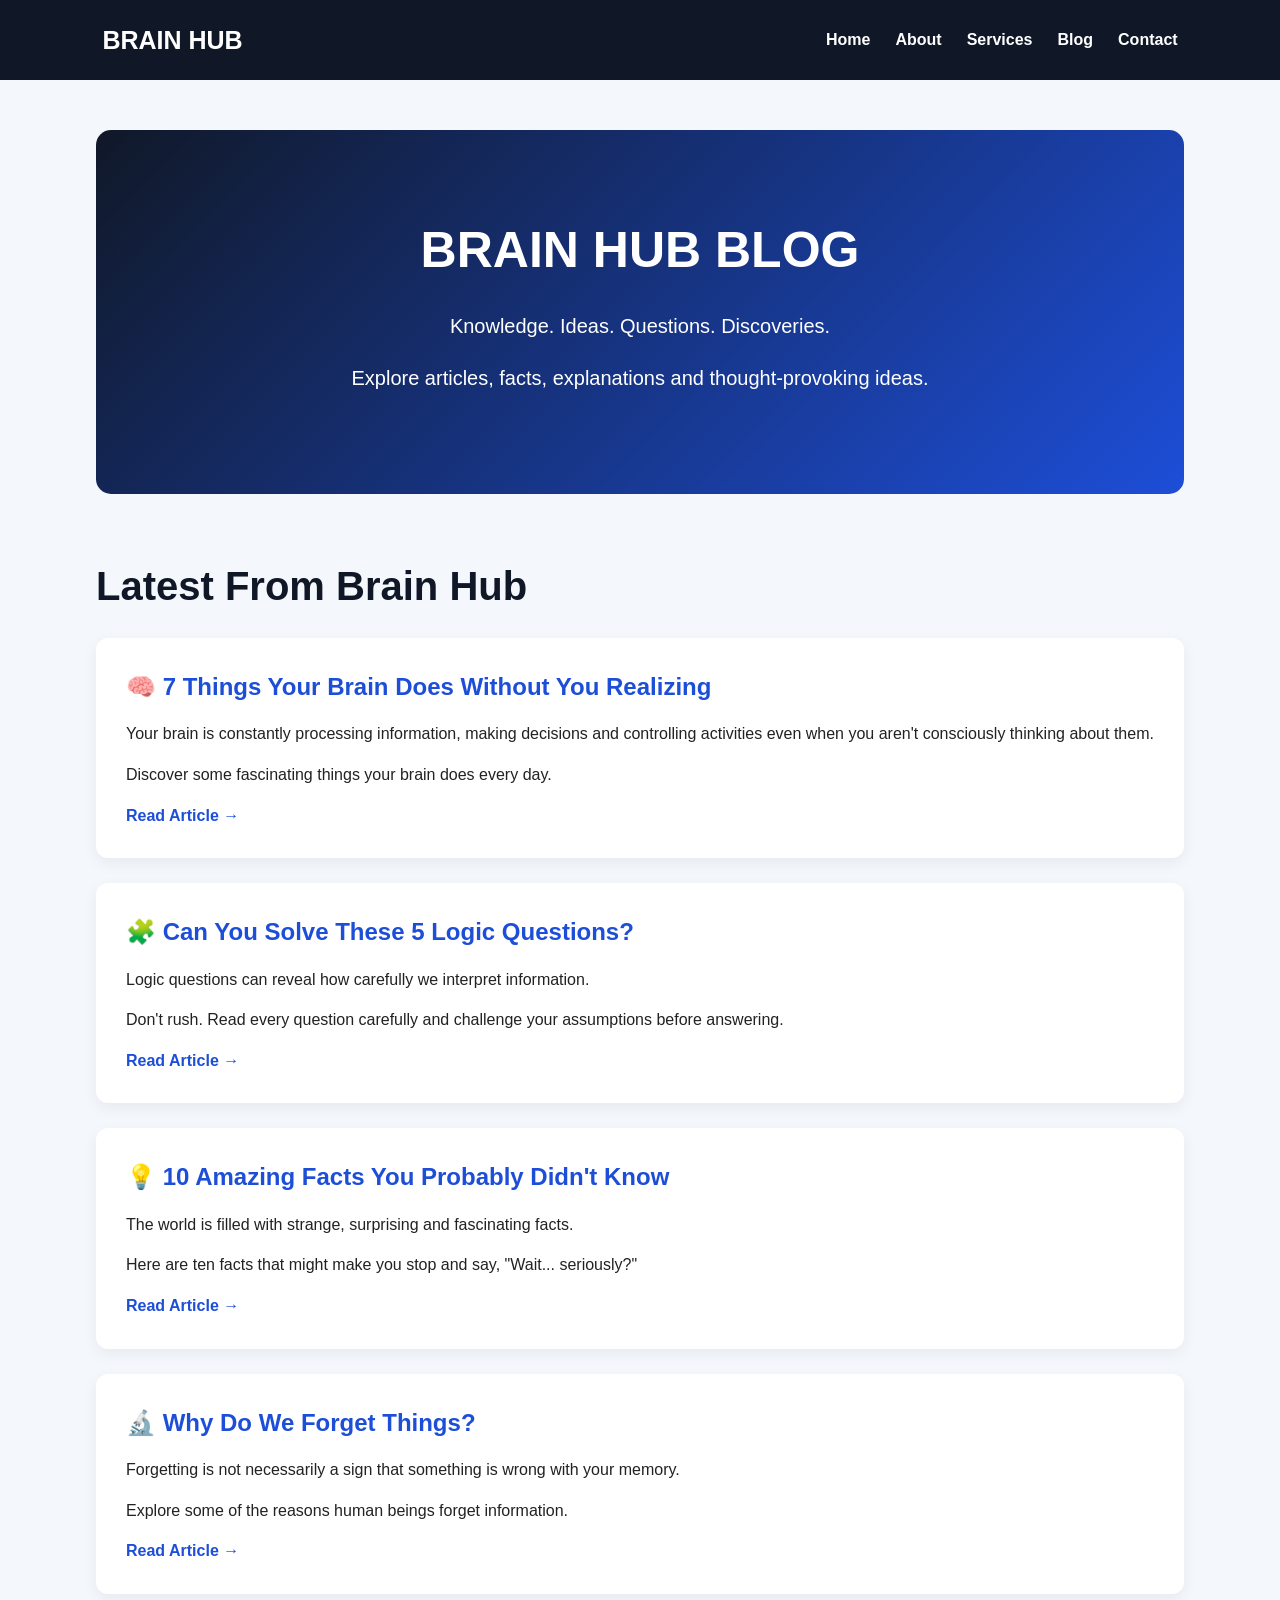
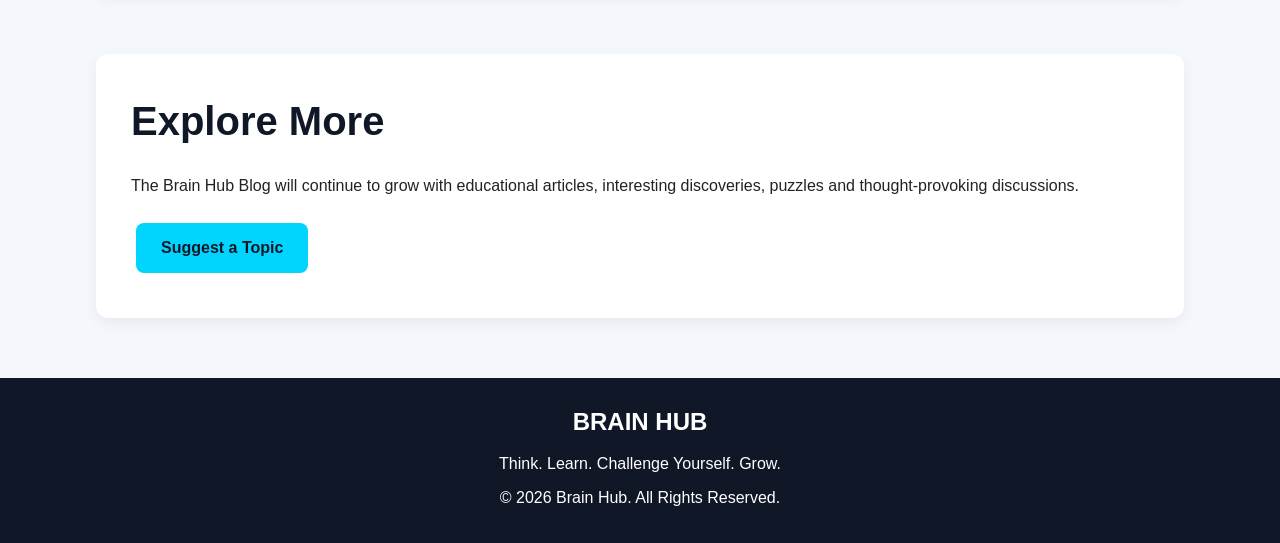
<file: BRAIN HUB UPDATED/blog.html>
<!DOCTYPE html>
<html lang="en">
<head>
    <meta charset="UTF-8">
    <meta name="viewport" content="width=device-width, initial-scale=1.0">
    <title>Blog - Brain Hub</title>
    <link rel="stylesheet" href="style.css">
</head>
<body>

<header>
    <div>BRAIN HUB</div>
    <nav>
        <ul>
            <li><a href="index.html">Home</a></li>
            <li><a href="about.html">About</a></li>
            <li><a href="services.html">Services</a></li>
            <li><a href="blog.html">Blog</a></li>
            <li><a href="contact.html">Contact</a></li>
        </ul>
    </nav>
</header>

<main>
    <section class="hero">
        <h1>BRAIN HUB BLOG</h1>
        <p>Knowledge. Ideas. Questions. Discoveries.</p>
        <p>Explore articles, facts, explanations and thought-provoking ideas.</p>
    </section>

    <section>
        <h1>Latest From Brain Hub</h1>

        <article>
            <h2>🧠 7 Things Your Brain Does Without You Realizing</h2>
            <p>Your brain is constantly processing information, making decisions and controlling activities even when you aren't consciously thinking about them.</p>
            <p>Discover some fascinating things your brain does every day.</p>
            <a href="#">Read Article →</a>
        </article>

        <article>
            <h2>🧩 Can You Solve These 5 Logic Questions?</h2>
            <p>Logic questions can reveal how carefully we interpret information.</p>
            <p>Don't rush. Read every question carefully and challenge your assumptions before answering.</p>
            <a href="#">Read Article →</a>
        </article>

        <article>
            <h2>💡 10 Amazing Facts You Probably Didn't Know</h2>
            <p>The world is filled with strange, surprising and fascinating facts.</p>
            <p>Here are ten facts that might make you stop and say, "Wait... seriously?"</p>
            <a href="#">Read Article →</a>
        </article>

        <article>
            <h2>🔬 Why Do We Forget Things?</h2>
            <p>Forgetting is not necessarily a sign that something is wrong with your memory.</p>
            <p>Explore some of the reasons human beings forget information.</p>
            <a href="#">Read Article →</a>
        </article>
    </section>

    <section class="about-section">
        <h1>Explore More</h1>
        <p>The Brain Hub Blog will continue to grow with educational articles, interesting discoveries, puzzles and thought-provoking discussions.</p>
        <a href="contact.html" class="btn">Suggest a Topic</a>
    </section>
</main>

<footer>
    <h2>BRAIN HUB</h2>
    <p>Think. Learn. Challenge Yourself. Grow.</p>
    <p>&copy; 2026 Brain Hub. All Rights Reserved.</p>
</footer>

</body>
</html>
</file>
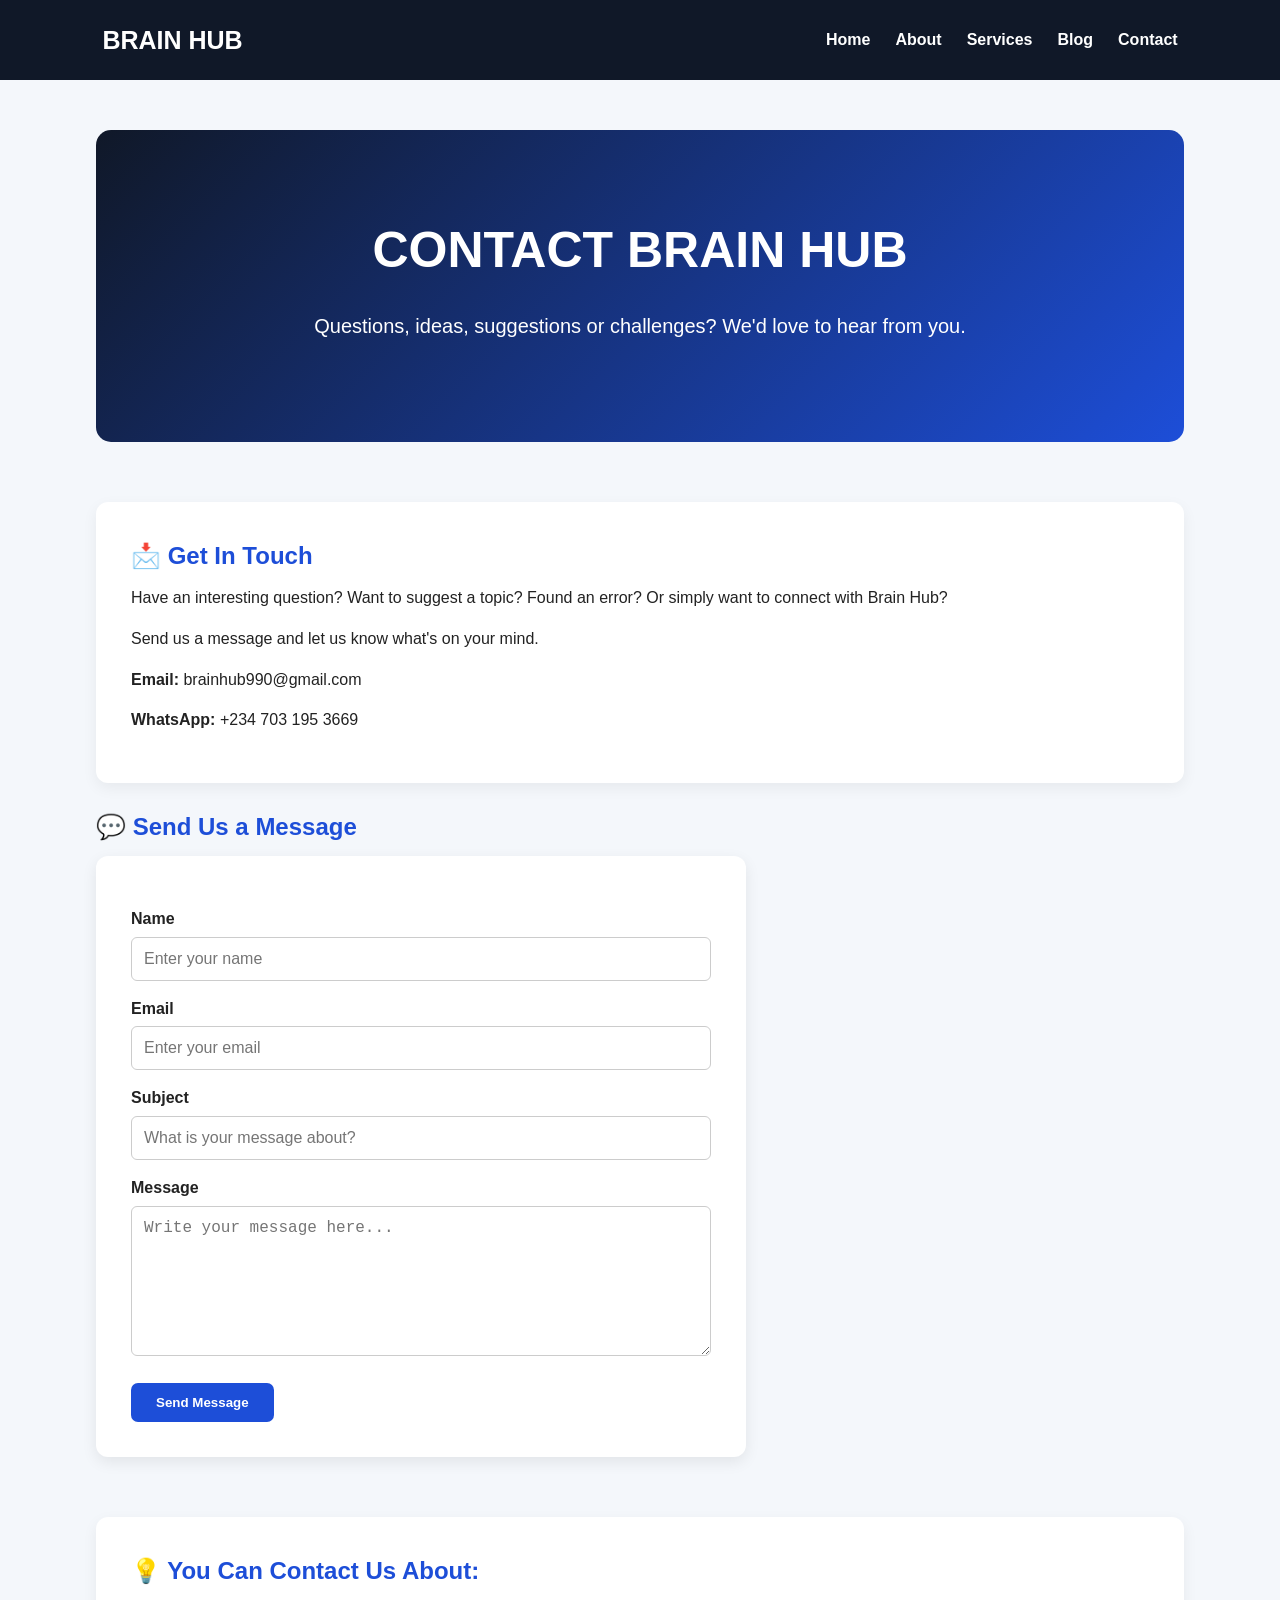
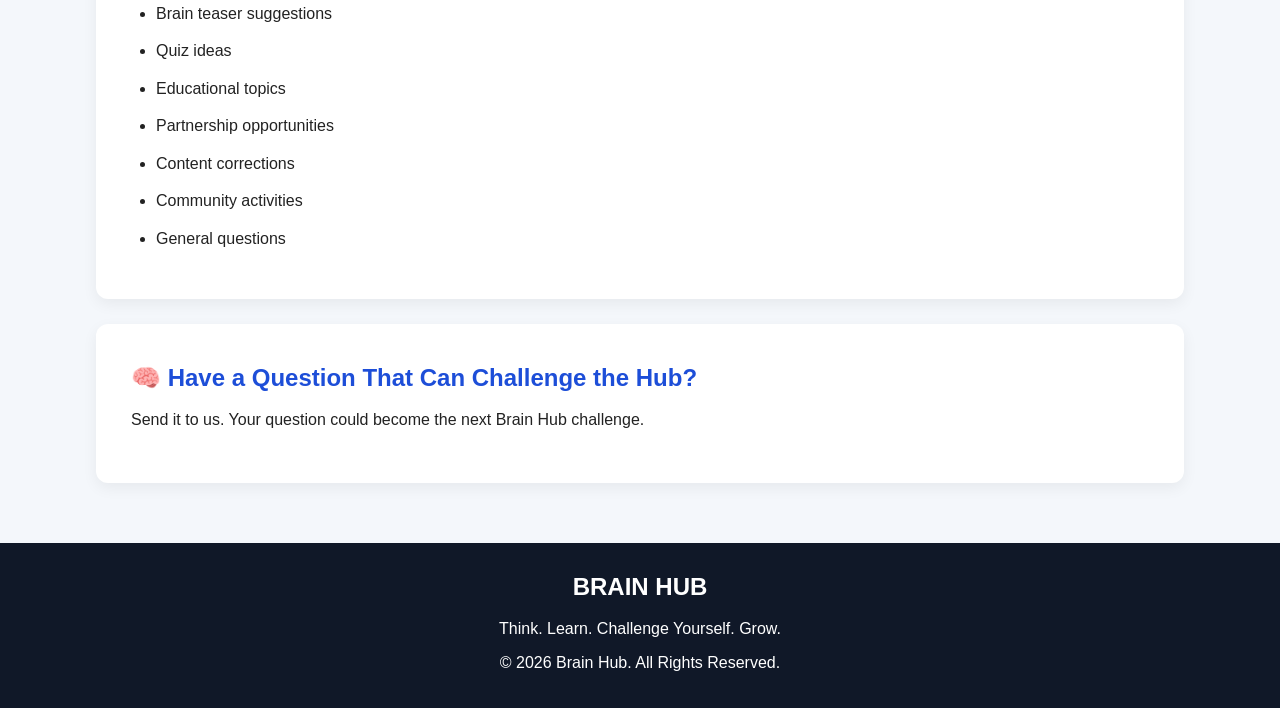
<file: BRAIN HUB UPDATED/contact.html>
<!DOCTYPE html>
<html lang="en">
<head>
    <meta charset="UTF-8">
    <meta name="viewport" content="width=device-width, initial-scale=1.0">
    <title>Contact - Brain Hub</title>
    <link rel="stylesheet" href="style.css">
</head>
<body>

<header>
    <div>BRAIN HUB</div>
    <nav>
        <ul>
            <li><a href="index.html">Home</a></li>
            <li><a href="about.html">About</a></li>
            <li><a href="services.html">Services</a></li>
            <li><a href="blog.html">Blog</a></li>
            <li><a href="contact.html">Contact</a></li>
        </ul>
    </nav>
</header>

<main>
    <section class="hero">
        <h1>CONTACT BRAIN HUB</h1>
        <p>Questions, ideas, suggestions or challenges? We'd love to hear from you.</p>
    </section>

    <section class="about-section">
        <h2>📩 Get In Touch</h2>
        <p>Have an interesting question? Want to suggest a topic? Found an error? Or simply want to connect with Brain Hub?</p>
        <p>Send us a message and let us know what's on your mind.</p>
        <p><strong>Email:</strong> brainhub990@gmail.com</p>
        <p><strong>WhatsApp:</strong> +234 703 195 3669</p>
    </section>

    <section>
        <h2>💬 Send Us a Message</h2>
        <form>
            <label for="name">Name</label>
            <input type="text" id="name" placeholder="Enter your name">

            <label for="email">Email</label>
            <input type="email" id="email" placeholder="Enter your email">

            <label for="subject">Subject</label>
            <input type="text" id="subject" placeholder="What is your message about?">

            <label for="message">Message</label>
            <textarea id="message" placeholder="Write your message here..."></textarea>

            <button type="submit">Send Message</button>
        </form>
    </section>

    <section class="about-section">
        <h2>💡 You Can Contact Us About:</h2>
        <ul>
            <li>Brain teaser suggestions</li>
            <li>Quiz ideas</li>
            <li>Educational topics</li>
            <li>Partnership opportunities</li>
            <li>Content corrections</li>
            <li>Community activities</li>
            <li>General questions</li>
        </ul>
    </section>

    <section class="about-section">
        <h2>🧠 Have a Question That Can Challenge the Hub?</h2>
        <p>Send it to us. Your question could become the next Brain Hub challenge.</p>
    </section>
</main>

<footer>
    <h2>BRAIN HUB</h2>
    <p>Think. Learn. Challenge Yourself. Grow.</p>
    <p>&copy; 2026 Brain Hub. All Rights Reserved.</p>
</footer>

</body>
</html>
</file>
<file: style.css>
* {
    margin: 0;
    padding: 0;
    box-sizing: border-box;
}

body {
    font-family: Arial, sans-serif;
    background-color: #f4f7fb;
    color: #222;
    line-height: 1.6;
}

header {
    background-color: #101828;
    color: white;
    padding: 20px 8%;
    display: flex;
    justify-content: space-between;
    align-items: center;
}

header > div {
    font-size: 25px;
    font-weight: bold;
}

nav ul {
    list-style: none;
    display: flex;
    gap: 25px;
}

nav ul li a {
    color: white;
    text-decoration: none;
    font-weight: bold;
    transition: 0.3s;
}

nav ul li a:hover {
    color: #00d4ff;
}

main {
    width: 85%;
    max-width: 1100px;
    margin: 50px auto;
}

section {
    margin-bottom: 60px;
}

h1 {
    font-size: 40px;
    margin-bottom: 20px;
    color: #101828;
}

h2 {
    color: #1d4ed8;
    margin-bottom: 10px;
}

p {
    margin-bottom: 15px;
}

.hero {
    background: linear-gradient(135deg, #101828, #1d4ed8);
    color: white;
    padding: 80px 40px;
    text-align: center;
    border-radius: 15px;
}

.hero h1 {
    color: white;
    font-size: 50px;
}

.hero h2 {
    color: white;
}

.hero p {
    font-size: 20px;
    max-width: 700px;
    margin: 20px auto;
}

.btn {
    display: inline-block;
    background-color: #00d4ff;
    color: #101828;
    padding: 12px 25px;
    border-radius: 8px;
    text-decoration: none;
    font-weight: bold;
    margin: 10px 5px;
    transition: 0.3s;
}

.btn:hover {
    transform: translateY(-3px);
}

.cards {
    display: grid;
    grid-template-columns: repeat(3, 1fr);
    gap: 25px;
    margin-top: 40px;
}

.card {
    background-color: white;
    padding: 30px;
    border-radius: 12px;
    box-shadow: 0 5px 20px rgba(0, 0, 0, 0.08);
    transition: 0.3s;
}

.card:hover {
    transform: translateY(-5px);
}

.card a {
    color: #1d4ed8;
    text-decoration: none;
    font-weight: bold;
}

.card a:hover {
    text-decoration: underline;
}

.about-section {
    background-color: white;
    padding: 35px;
    margin-bottom: 25px;
    border-radius: 12px;
    box-shadow: 0 5px 15px rgba(0, 0, 0, 0.06);
}

.about-section ul {
    padding-left: 25px;
}

.about-section li {
    margin-bottom: 12px;
}

.service {
    background-color: white;
    padding: 30px;
    margin-bottom: 20px;
    border-left: 5px solid #1d4ed8;
    border-radius: 8px;
}

article {
    background-color: white;
    padding: 30px;
    margin-bottom: 25px;
    border-radius: 12px;
    box-shadow: 0 5px 15px rgba(0, 0, 0, 0.06);
}

article h2 {
    margin-bottom: 15px;
}

article a {
    color: #1d4ed8;
    font-weight: bold;
    text-decoration: none;
}

article a:hover {
    text-decoration: underline;
}

form {
    background-color: white;
    padding: 35px;
    max-width: 650px;
    border-radius: 12px;
    box-shadow: 0 5px 15px rgba(0, 0, 0, 0.08);
}

form label {
    display: block;
    margin-top: 15px;
    margin-bottom: 5px;
    font-weight: bold;
}

form input,
form textarea {
    width: 100%;
    padding: 12px;
    border: 1px solid #ccc;
    border-radius: 6px;
    font-size: 16px;
}

form textarea {
    height: 150px;
    resize: vertical;
}

form button {
    margin-top: 20px;
    padding: 12px 25px;
    border: none;
    background-color: #1d4ed8;
    color: white;
    border-radius: 7px;
    font-weight: bold;
    cursor: pointer;
}

form button:hover {
    background-color: #101828;
}

footer {
    background-color: #101828;
    color: white;
    text-align: center;
    padding: 25px;
    margin-top: 60px;
}

footer h2 {
    color: white;
    margin-bottom: 10px;
}

footer p {
    margin-bottom: 8px;
}

@media (max-width: 768px) {
    header {
        flex-direction: column;
        gap: 20px;
        text-align: center;
    }

    nav ul {
        flex-wrap: wrap;
        justify-content: center;
        gap: 15px;
    }

    .hero h1 {
        font-size: 35px;
    }

    .cards {
        grid-template-columns: 1fr;
    }

    main {
        width: 90%;
    }

    h1 {
        font-size: 32px;
    }
}
</file>
<file: quiz.css>
@import url('https://fonts.googleapis.com/css2?family=Inter:wght@400;500;600;700;800&display=swap');

:root{
    --bg:#030b1c;
    --panel:#06142a;
    --panel2:#091c38;
    --border:#123d70;
    --text:#f5f8ff;
    --muted:#aebbd2;
    --blue:#12b8f5;
    --blue2:#1769ff;
    --purple:#9557ff;
    --green:#17d6a0;
    --yellow:#ffd44f;
    --shadow:0 16px 40px #0003
}

*{
    box-sizing:border-box
}

html{
    scroll-behavior:smooth
}
body{
    margin:0;background:radial-gradient
    (ellipse at 70% 5%,#071b3a 0,transparent 45%),
    var(--bg);color:var(--text);
    font-family:Inter,system-ui,sans-serif;line-height:1.5}
    a{color:inherit;text-decoration:none}
    button,select{font:inherit}
    .topbar{min-height:78px;display:flex;align-items:center;justify-content:space-between;gap:24px;padding:14px clamp(18px,4vw,56px);
     border-bottom:1px solid var(--border)
     ;background:#020a18ed;position:sticky;top:0;z-index:5;backdrop-filter:blur(14px)}
    .brand{display:flex;align-items:center;gap:10px;white-space:nowrap}
    .brand-icon{font-size:38px;filter:drop-shadow(0 0 12px #00cfff77)}.brand strong{font-size:22px;letter-spacing:-1px;display:block}.brand strong b{color:var(--blue)}.brand small{display:block;color:var(--muted);letter-spacing:2px;font-size:10px}.topbar nav{display:flex;gap:clamp(12px,2.3vw,34px);align-items:center}.topbar nav a{font-size:12px;color:#dbe5f7;padding:10px 0}.topbar nav a:hover,.topbar nav a.active{color:var(--blue)}.topbar nav a.active{border-bottom:2px solid var(--blue)}.theme-toggle{border:1px solid var(--border);border-radius:20px;padding:8px 12px;background:var(--panel2);color:var(--text);cursor:pointer;white-space:nowrap}.hero{max-width:1500px;margin:auto;padding:50px clamp(20px,5.5vw,80px) 35px;display:flex;justify-content:space-between;align-items:center;gap:30px;min-height:245px;overflow:hidden}.eyebrow{font-size:11px;letter-spacing:4px;font-weight:700;color:#9cbaff;margin:0 0 10px}.hero h1{font-size:clamp(34px,4.5vw,62px);line-height:1.06;margin:0 0 14px;letter-spacing:-2.5px}.hero h1 span{background:linear-gradient(90deg,var(--blue),#a44eff);color:transparent;background-clip:text}.hero-copy>p:not(.eyebrow){color:#d4def0;font-size:17px}.primary-btn{border:0;border-radius:12px;background:linear-gradient(110deg,#1674ff,#2754f5);color:white;padding:13px 20px;font-weight:700;cursor:pointer;box-shadow:0 8px 22px #1264ff33;transition:transform .2s,filter .2s}.primary-btn:hover{transform:translateY(-2px);filter:brightness(1.12)}.primary-btn:disabled{opacity:.4;cursor:not-allowed;transform:none}.hero-btn{display:inline-flex;gap:14px;align-items:center;margin-top:10px}.brain-art{width:40%;max-width:470px;min-height:190px;display:flex;align-items:center;justify-content:center;position:relative}.big-brain{font-size:100px;filter:drop-shadow(0 0 22px #00cfff66);z-index:1}.orbit{position:absolute;border:1px solid #155a9c;border-radius:50%;width:220px;height:150px;transform:rotate(-24deg)}.orbit-two{width:270px;height:110px;transform:rotate(28deg);border-color:#6333a6}.spark{position:absolute;font-size:30px;color:var(--yellow)}.spark-one{top:20px;left:20%}.spark-two{top:20px;right:15%;color:var(--blue)}.spark-three{bottom:8px;right:24%;font-size:24px}.brain-art p{position:absolute;right:-3%;bottom:8px;color:#b9c9ff;font-style:italic;font-size:14px;transform:rotate(-7deg)}.dashboard{max-width:1600px;margin:0 auto;padding:0 clamp(12px,1.4vw,24px) 28px;display:grid;grid-template-columns:245px minmax(0,1fr) 265px;gap:16px;align-items:stretch}.panel{background:linear-gradient(145deg,#06152b,#030d1e);border:1px solid var(--border);border-radius:16px;box-shadow:var(--shadow)}.sidebar{padding:18px 14px;display:flex;flex-direction:column;gap:8px}.side-item{display:flex;align-items:center;gap:12px;padding:12px 10px;border-radius:12px;min-height:67px;border:0;color:var(--text);text-align:left;background:transparent;width:100%;cursor:pointer}.side-item>span{display:grid;place-items:center;flex-shrink:0;width:45px;height:45px;border-radius:13px;background:#10274a;font-size:21px}.side-item strong{font-size:12px;display:block}.side-item small{font-size:10px;color:var(--muted);display:block;margin-top:3px}.side-item:hover,.side-item.selected{background:linear-gradient(110deg,#0a367e,#07336a)}.side-button{font:inherit}.sidebar-note{margin:auto 5px 5px;padding:28px 5px 10px;border-top:1px solid var(--border);text-align:center;color:#b8c8ff;font-style:italic;font-size:15px}.quiz-panel{padding:18px;min-width:0}.quiz-heading{display:flex;align-items:center;gap:12px;padding:12px;border:1px solid #163b68;border-radius:18px;margin-bottom:18px}.mini-brain{font-size:29px}.heading-text{flex:1;min-width:0}.heading-text h2{font-size:17px;margin:0}.heading-text p{font-size:12px;color:var(--muted);margin:3px 0 0}.progress-wrap{width:25%;min-width:100px;text-align:right}.progress-track{height:10px;border-radius:20px;background:#1b3154;overflow:hidden;margin-bottom:6px}.progress-track div{height:100%;width:0;background:linear-gradient(90deg,var(--green),var(--blue));border-radius:20px;transition:width .3s}.progress-wrap small{font-size:11px;color:#dce7ff}.welcome-card,.question-card,.result-card{border:1px solid #174477;border-radius:15px;padding:clamp(18px,3vw,30px);background:linear-gradient(145deg,#06152c,#041126);min-height:420px}.welcome-card{text-align:center;display:flex;flex-direction:column;align-items:center;justify-content:center}.welcome-icon,.result-icon{font-size:43px}.welcome-card h3,.result-card h3{font-size:24px;margin:12px 0 6px}.welcome-card>p,.result-card>p{max-width:520px;color:var(--muted);font-size:13px}.setup-row{display:flex;align-items:center;gap:12px;flex-wrap:wrap;justify-content:center;margin:16px 0 22px}.setup-row label{font-size:12px;color:var(--muted)}.setup-row select{background:#102747;color:white;border:1px solid #315783;border-radius:9px;padding:10px;max-width:100%}.question-top{display:flex;align-items:flex-start;gap:15px;margin:4px 0 22px}.question-number{width:44px;height:44px;border-radius:50%;display:grid;place-items:center;background:linear-gradient(135deg,var(--purple),#3e7cff);font-weight:800;flex-shrink:0}.question-top .eyebrow{font-size:9px;letter-spacing:2px;margin:0 0 5px}.question-top h3{font-size:clamp(17px,2vw,23px);margin:0;line-height:1.4}.options{display:grid;gap:10px}.option-btn{display:flex;align-items:center;gap:12px;text-align:left;width:100%;padding:12px 14px;border-radius:12px;border:1px solid #355781;background:#142b4d;color:#f4f7ff;cursor:pointer;transition:background .2s,border .2s}.option-btn:hover:not(:disabled){border-color:var(--blue);background:#193a66}.option-letter{width:30px;height:30px;border-radius:50%;display:grid;place-items:center;background:#233e64;font-weight:700;flex-shrink:0}.option-btn.correct{background:#064d48;border-color:var(--green)}.option-btn.correct .option-letter{background:#087c67}.option-btn.incorrect{background:#4b1d32;border-color:#fb7185}.option-btn:disabled{cursor:default}.feedback{margin-top:14px;min-height:25px;font-size:13px;font-weight:600}.feedback.good{color:var(--green)}.feedback.bad{color:#ff8fa3}.question-actions{display:flex;align-items:center;justify-content:space-between;gap:12px;margin-top:15px}.question-actions>span{font-size:11px;color:var(--muted)}.question-actions .primary-btn{padding:11px 16px}.result-card{text-align:center;display:flex;flex-direction:column;align-items:center;justify-content:center}.result-stats{display:flex;gap:35px;margin:20px 0}.result-stats div{display:flex;flex-direction:column}.result-stats strong{font-size:25px;color:var(--blue)}.result-stats small{color:var(--muted);font-size:11px}.rightbar{display:flex;flex-direction:column;gap:14px}.score-card{padding:20px;display:flex;align-items:center;gap:15px}.trophy{font-size:34px}.score-card small{color:var(--muted);display:block;font-size:12px}.score-card strong{font-size:25px;color:var(--yellow)}.leaderboard{padding:18px}.leaderboard h3{font-size:14px;margin:0 0 4px}.muted,.note{color:var(--muted);font-size:11px}.leader-row{display:flex;justify-content:space-between;gap:10px;border-bottom:1px solid #153253;padding:12px 0;font-size:12px}.leader-row strong{color:#dceaff}.note{line-height:1.6;margin-bottom:0}.quote-card{padding:18px;background:linear-gradient(150deg,#10204a,#2b1c59);min-height:170px}.quote-card>span{font-size:44px;line-height:1;color:var(--yellow)}.quote-card p{font-size:14px;margin:0 0 12px}.quote-card small{color:#d2d8f4}.fact-card{padding:18px}.fact-card strong{font-size:13px;color:var(--blue)}.fact-card p{font-size:12px;color:var(--muted)}footer{border-top:1px solid var(--border);padding:22px clamp(20px,5vw,70px);display:flex;justify-content:space-between;align-items:center;gap:20px;text-align:center}footer p{font-size:11px;margin:0 0 8px}footer small{font-size:10px;color:var(--muted)}.footer-brand .brand-icon{font-size:30px}.footer-brand strong{font-size:18px}.footer-brand small{letter-spacing:1px}.back-top{font-size:12px;color:var(--blue)}[hidden]{display:none!important}.light-mode{--bg:#eef4ff;--panel:#fff;--panel2:#e2ecff;--border:#c0d2ef;--text:#132440;--muted:#5f6f89;--shadow:0 12px 28px #284a7915;background:radial-gradient(ellipse at 70% 5%,#d8e8ff 0,transparent 45%),var(--bg)}.light-mode .topbar{background:#ffffffed}.light-mode .panel,.light-mode .welcome-card,.light-mode .question-card,.light-mode .result-card{background:#fff}.light-mode .quiz-heading{background:#f6f9ff}.light-mode .option-btn{background:#eef4ff;color:#132440;border-color:#c0d2ef}.light-mode .option-letter{background:#dce8fc}.light-mode .option-btn.correct{background:#d8fbef}.light-mode .option-btn.incorrect{background:#ffe6eb}.light-mode .side-item>span{background:#e4edff}.light-mode .side-item:hover,.light-mode .side-item.selected{background:#d9e8ff}.light-mode .setup-row select{background:#fff;color:#132440}.light-mode .score-card strong{color:#a36b00}
@media(max-width:1100px){.dashboard{grid-template-columns:190px minmax(0,1fr)}.rightbar{grid-column:1/-1;display:grid;grid-template-columns:repeat(3,minmax(0,1fr))}.sidebar{grid-row:1}.quiz-panel{grid-column:2;grid-row:1}.topbar nav{gap:12px}.topbar nav a{font-size:11px}.brain-art{width:34%}.brain-art p{display:none}}
@media(max-width:720px){.topbar{flex-wrap:wrap;gap:10px;padding:12px 16px}.brand strong{font-size:19px}.brand-icon{font-size:31px}.topbar nav{order:3;width:100%;overflow-x:auto;justify-content:flex-start}.topbar nav a{white-space:nowrap}.theme-toggle{margin-left:auto}.hero{padding-top:34px;min-height:auto}.hero-copy>p:not(.eyebrow){font-size:14px}.brain-art{display:none}.dashboard{display:flex;flex-direction:column}.sidebar{display:grid;grid-template-columns:1fr 1fr}.sidebar-note{grid-column:1/-1}.quiz-panel{padding:10px}.quiz-heading{flex-wrap:wrap}.progress-wrap{width:100%;display:flex;align-items:center;gap:10px}.progress-track{flex:1;margin:0}.rightbar{display:grid;grid-template-columns:1fr}.welcome-card,.question-card,.result-card{min-height:380px;padding:18px}.question-actions{align-items:stretch;flex-direction:column}.question-actions .primary-btn{width:100%}.result-stats{gap:20px}footer{flex-direction:column}.footer-brand{align-self:center}}
@media(max-width:390px){.sidebar{grid-template-columns:1fr}.sidebar-note{grid-column:auto}.hero h1{letter-spacing:-1.5px}.question-top{gap:10px}.question-number{width:36px;height:36px}}
</file>
<file: BRAIN HUB UPDATED/style.css>
* {
    margin: 0;
    padding: 0;
    box-sizing: border-box;
}

body {
    font-family: Arial, sans-serif;
    background-color: #f4f7fb;
    color: #222;
    line-height: 1.6;
}

header {
    background-color: #101828;
    color: white;
    padding: 20px 8%;
    display: flex;
    justify-content: space-between;
    align-items: center;
}

header > div {
    font-size: 25px;
    font-weight: bold;
}

nav ul {
    list-style: none;
    display: flex;
    gap: 25px;
}

nav ul li a {
    color: white;
    text-decoration: none;
    font-weight: bold;
    transition: 0.3s;
}

nav ul li a:hover {
    color: #00d4ff;
}

main {
    width: 85%;
    max-width: 1100px;
    margin: 50px auto;
}

section {
    margin-bottom: 60px;
}

h1 {
    font-size: 40px;
    margin-bottom: 20px;
    color: #101828;
}

h2 {
    color: #1d4ed8;
    margin-bottom: 10px;
}

p {
    margin-bottom: 15px;
}

.hero {
    background: linear-gradient(135deg, #101828, #1d4ed8);
    color: white;
    padding: 80px 40px;
    text-align: center;
    border-radius: 15px;
}

.hero h1 {
    color: white;
    font-size: 50px;
}

.hero h2 {
    color: white;
}

.hero p {
    font-size: 20px;
    max-width: 700px;
    margin: 20px auto;
}

.btn {
    display: inline-block;
    background-color: #00d4ff;
    color: #101828;
    padding: 12px 25px;
    border-radius: 8px;
    text-decoration: none;
    font-weight: bold;
    margin: 10px 5px;
    transition: 0.3s;
}

.btn:hover {
    transform: translateY(-3px);
}

.cards {
    display: grid;
    grid-template-columns: repeat(3, 1fr);
    gap: 25px;
    margin-top: 40px;
}

.card {
    background-color: white;
    padding: 30px;
    border-radius: 12px;
    box-shadow: 0 5px 20px rgba(0, 0, 0, 0.08);
    transition: 0.3s;
}

.card:hover {
    transform: translateY(-5px);
}

.card a {
    color: #1d4ed8;
    text-decoration: none;
    font-weight: bold;
}

.card a:hover {
    text-decoration: underline;
}

.about-section {
    background-color: white;
    padding: 35px;
    margin-bottom: 25px;
    border-radius: 12px;
    box-shadow: 0 5px 15px rgba(0, 0, 0, 0.06);
}

.about-section ul {
    padding-left: 25px;
}

.about-section li {
    margin-bottom: 12px;
}

.service {
    background-color: white;
    padding: 30px;
    margin-bottom: 20px;
    border-left: 5px solid #1d4ed8;
    border-radius: 8px;
}

article {
    background-color: white;
    padding: 30px;
    margin-bottom: 25px;
    border-radius: 12px;
    box-shadow: 0 5px 15px rgba(0, 0, 0, 0.06);
}

article h2 {
    margin-bottom: 15px;
}

article a {
    color: #1d4ed8;
    font-weight: bold;
    text-decoration: none;
}

article a:hover {
    text-decoration: underline;
}

form {
    background-color: white;
    padding: 35px;
    max-width: 650px;
    border-radius: 12px;
    box-shadow: 0 5px 15px rgba(0, 0, 0, 0.08);
}

form label {
    display: block;
    margin-top: 15px;
    margin-bottom: 5px;
    font-weight: bold;
}

form input,
form textarea {
    width: 100%;
    padding: 12px;
    border: 1px solid #ccc;
    border-radius: 6px;
    font-size: 16px;
}

form textarea {
    height: 150px;
    resize: vertical;
}

form button {
    margin-top: 20px;
    padding: 12px 25px;
    border: none;
    background-color: #1d4ed8;
    color: white;
    border-radius: 7px;
    font-weight: bold;
    cursor: pointer;
}

form button:hover {
    background-color: #101828;
}

footer {
    background-color: #101828;
    color: white;
    text-align: center;
    padding: 25px;
    margin-top: 60px;
}

footer h2 {
    color: white;
    margin-bottom: 10px;
}

footer p {
    margin-bottom: 8px;
}

@media (max-width: 768px) {
    header {
        flex-direction: column;
        gap: 20px;
        text-align: center;
    }

    nav ul {
        flex-wrap: wrap;
        justify-content: center;
        gap: 15px;
    }

    .hero h1 {
        font-size: 35px;
    }

    .cards {
        grid-template-columns: 1fr;
    }

    main {
        width: 90%;
    }

    h1 {
        font-size: 32px;
    }
}
</file>
